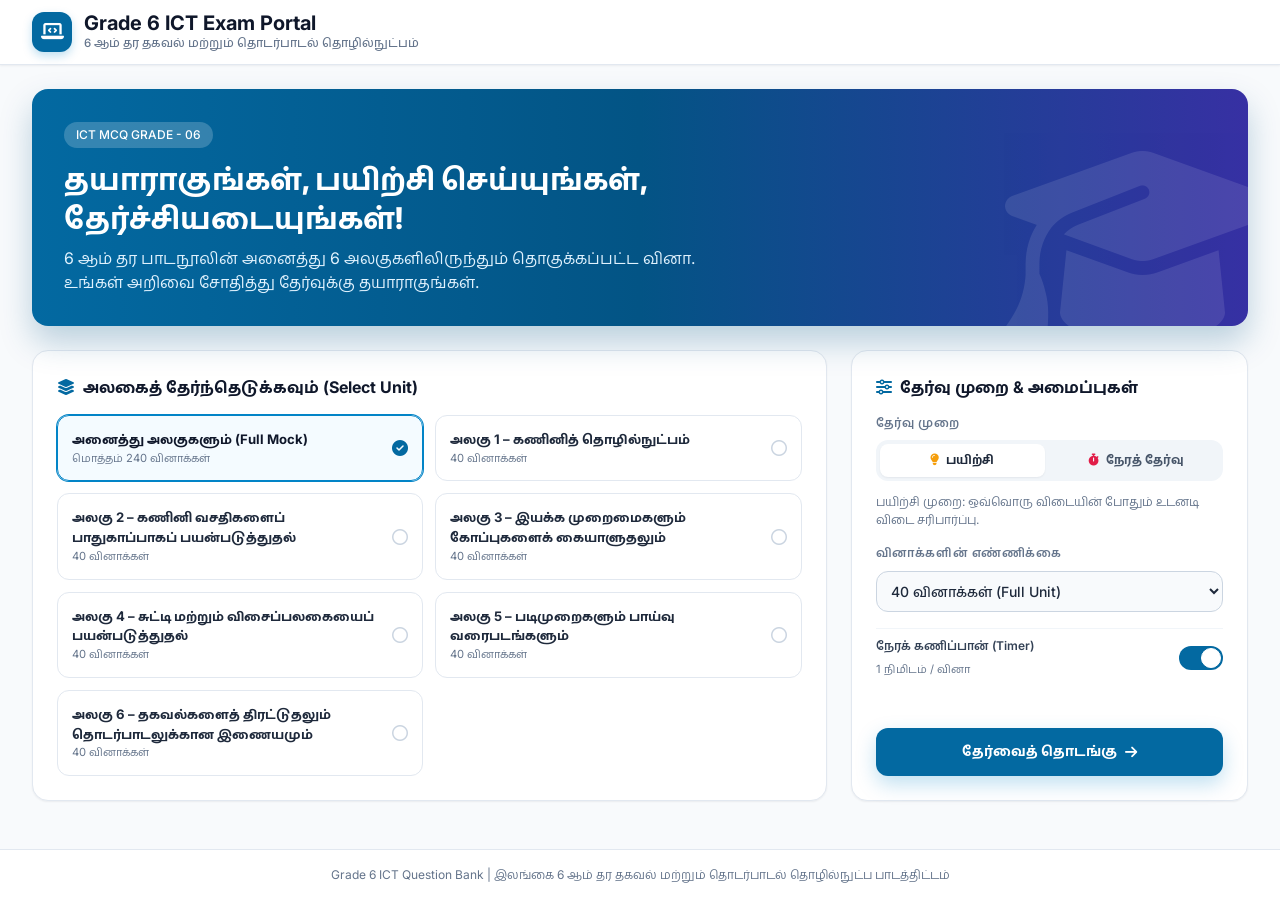
<file: index.html>
<!DOCTYPE html>
<html lang="ta">
<head>
    <meta charset="UTF-8">
    <meta name="viewport" content="width=device-width, initial-scale=1.0">
    <title>Grade 6 ICT Online Exam Portal | 6 ஆம் தர ICT ஆன்லைன் தேர்வுத் தளம்</title>
    <!-- Google Fonts -->
    <link href="https://fonts.googleapis.com/css2?family=Hind+Madurai:wght@400;500;600;700&family=Inter:wght@400;500;600;700;800;900&display=swap" rel="stylesheet">
    <!-- FontAwesome Icons -->
    <link rel="stylesheet" href="https://cdnjs.cloudflare.com/ajax/libs/font-awesome/6.4.0/css/all.min.css">
    <!-- Custom stylesheet (replaces Tailwind) -->
    <link rel="stylesheet" href="style.css">
</head>
<body>

    <!-- Header & Navigation -->
    <header class="site-header">
        <div class="container">
            <div class="header-inner">
                <!-- Logo & Title -->
                <div class="brand">
                    <div class="brand-icon">
                        <i class="fa-solid fa-laptop-code"></i>
                    </div>
                    <div>
                        <h1 class="brand-title">Grade 6 ICT Exam Portal</h1>
                        <p class="brand-sub">6 ஆம் தர தகவல் மற்றும் தொடர்பாடல் தொழில்நுட்பம்</p>
                    </div>
                </div>

                <!-- Live Timer & Stats (Hidden when in lobby) -->
                <div id="header-stats" class="header-stats hidden">
                    <div class="timer-box">
                        <i class="fa-regular fa-clock"></i>
                        <span id="timer-display" class="timer-display">00:00</span>
                    </div>
                    <span id="header-mode-badge" class="mode-badge">பயிற்சி முறை</span>
                </div>
            </div>
        </div>
    </header>

    <!-- Main Container -->
    <main class="main container">

        <!-- View 1: Exam Setup Lobby -->
        <div id="lobby-view" class="view">
            <!-- Hero Banner -->
            <div class="hero">
                <div class="hero-body">
                    <span class="hero-tag"> ICT MCQ GRADE - 06</span>
                    <h2 class="hero-title">தயாராகுங்கள், பயிற்சி செய்யுங்கள், தேர்ச்சியடையுங்கள்!</h2>
                    <p class="hero-text">6 ஆம் தர பாடநூலின் அனைத்து 6 அலகுகளிலிருந்தும் தொகுக்கப்பட்ட வினா. உங்கள் அறிவை சோதித்து தேர்வுக்கு தயாராகுங்கள்.</p>
                </div>
                <i class="fa-solid fa-graduation-cap hero-icon"></i>
            </div>

            <!-- Configuration Cards -->
            <div class="config-grid">
                <!-- Unit Selector Card -->
                <div class="card unit-panel">
                    <h3 class="card-title">
                        <i class="fa-solid fa-layer-group"></i>
                        <span>அலகைத் தேர்ந்தெடுக்கவும் (Select Unit)</span>
                    </h3>
                    <div class="unit-grid" id="unit-selector-container">
                        <!-- Unit choices injected dynamically -->
                    </div>
                </div>

                <!-- Mode & Settings Card -->
                <div class="card settings-panel">
                    <div class="settings-fields">
                        <h3 class="card-title">
                            <i class="fa-solid fa-sliders"></i>
                            <span>தேர்வு முறை &amp; அமைப்புகள்</span>
                        </h3>

                        <!-- Mode Selection -->
                        <div class="field">
                            <label class="field-label">தேர்வு முறை</label>
                            <div class="mode-switch">
                                <button type="button" id="btn-mode-practice" onclick="setMode('practice')" class="mode-btn is-active">
                                    <i class="fa-solid fa-lightbulb"></i> பயிற்சி
                                </button>
                                <button type="button" id="btn-mode-exam" onclick="setMode('exam')" class="mode-btn">
                                    <i class="fa-solid fa-stopwatch"></i> நேரத் தேர்வு
                                </button>
                            </div>
                            <p id="mode-desc" class="mode-desc">
                                பயிற்சி முறை: ஒவ்வொரு விடையின் போதும் உடனடி விடை சரிபார்ப்பு.
                            </p>
                        </div>

                        <!-- Question Limit -->
                        <div class="field">
                            <label class="field-label" for="question-count-select">வினாக்களின் எண்ணிக்கை</label>
                            <select id="question-count-select" class="select">
                                <option value="10">10 வினாக்கள் (Quick Test)</option>
                                <option value="20">20 வினாக்கள்</option>
                                <option value="40" selected>40 வினாக்கள் (Full Unit)</option>
                                <option value="all">அனைத்து வினாக்களும்</option>
                            </select>
                        </div>

                        <!-- Timer Option -->
                        <div class="timer-row">
                            <div>
                                <span class="timer-row-title">நேரக் கணிப்பான் (Timer)</span>
                                <span class="timer-row-sub">1 நிமிடம் / வினா</span>
                            </div>
                            <label class="switch">
                                <input type="checkbox" id="timer-toggle" checked>
                                <span class="switch-track"></span>
                            </label>
                        </div>
                    </div>

                    <!-- Start Button -->
                    <button onclick="startQuiz()" class="btn btn-primary btn-large">
                        <span>தேர்வைத் தொடங்கு</span>
                        <i class="fa-solid fa-arrow-right"></i>
                    </button>
                </div>
            </div>
        </div>

        <!-- View 2: Active Exam Interface -->
        <div id="exam-view" class="view hidden">
            <!-- Top Progress & Meta Bar -->
            <div class="card exam-topbar">
                <div class="q-meta">
                    <span class="q-count">
                        வினா <strong id="current-q-num">1</strong> / <span id="total-q-num">40</span>
                    </span>
                    <span id="active-unit-badge" class="unit-badge">அலகு 1</span>
                </div>

                <!-- Progress Bar -->
                <div class="progress-wrap">
                    <div class="progress">
                        <div id="progress-bar" class="progress-bar"></div>
                    </div>
                </div>

                <div class="topbar-actions">
                    <button onclick="toggleBookmarkCurrent()" id="btn-bookmark" class="icon-btn" title="வினாவை நினைவில் கொள்ள குறிக்கவும்">
                        <i class="fa-regular fa-bookmark"></i>
                    </button>
                    <button onclick="quitExam()" class="btn-quit">வெளியேறு</button>
                </div>
            </div>

            <!-- Question Card & Palette Grid -->
            <div class="exam-grid">
                <!-- Main Question Area -->
                <div class="card question-card">
                    <div class="q-body">
                        <div class="q-head">
                            <span class="q-badge">Q<span id="q-badge-num">1</span></span>
                            <h3 id="question-text" class="q-text">
                                கணினியின் அடிப்படைச் செயற்பாடுகளின் சரியான வரிசை எது?
                            </h3>
                        </div>

                        <!-- Options List -->
                        <div id="options-container" class="options">
                            <!-- Option cards dynamically inserted -->
                        </div>
                    </div>

                    <!-- Instant Feedback Banner (practice mode only) -->
                    <div id="feedback-box" class="feedback hidden">
                        <div class="feedback-title" id="feedback-title"></div>
                        <p id="feedback-desc" class="feedback-desc"></p>
                    </div>

                    <!-- Navigation Control Buttons -->
                    <div class="nav-row">
                        <button id="btn-prev-q" onclick="navigateQuestion(-1)" class="btn btn-secondary">
                            <i class="fa-solid fa-chevron-left"></i>
                            <span>முந்தையது</span>
                        </button>

                        <div class="nav-actions">
                            <button id="btn-next-q" onclick="navigateQuestion(1)" class="btn btn-primary">
                                <span>அடுத்தது</span>
                                <i class="fa-solid fa-chevron-right"></i>
                            </button>
                            <button id="btn-submit-exam" onclick="confirmSubmitExam()" class="btn btn-success hidden">
                                <span>தேர்வை முடி</span>
                                <i class="fa-solid fa-check"></i>
                            </button>
                        </div>
                    </div>
                </div>

                <!-- Question Palette Navigator Sidebar -->
                <aside class="card palette-card">
                    <h4 class="palette-head">
                        <span>வினா பலகை (Palette)</span>
                        <span id="answered-count-badge" class="count">0/40</span>
                    </h4>

                    <div id="palette-grid" class="palette-grid custom-scrollbar">
                        <!-- Dynamic Palette Buttons -->
                    </div>

                    <div class="legend">
                        <div class="legend-item"><span class="dot dot-answered"></span><span>விடையளிக்கப்பட்டவை</span></div>
                        <div class="legend-item"><span class="dot dot-unseen"></span><span>பார்க்கப்படாதவை</span></div>
                        <div class="legend-item"><span class="dot dot-bookmarked"></span><span>குறிக்கப்பட்டவை (Bookmarked)</span></div>
                    </div>
                </aside>
            </div>
        </div>

        <!-- View 3: Results & Analytics Dashboard -->
        <div id="results-view" class="view hidden">
            <!-- Score Overview Card -->
            <div class="card score-card">
                <div class="score-top">
                    <div class="score-info">
                        <span id="result-status-badge" class="status-badge is-pass">தேர்ச்சியடைந்தது (Passed)</span>
                        <h2 class="score-title">தேர்வு முடிவுகள் (Exam Results)</h2>
                        <p id="result-subtitle" class="score-subtitle">அலகு 1 – கணினித் தொழில்நுட்பம்</p>
                    </div>

                    <div class="score-box">
                        <div class="score-item">
                            <span>புள்ளிகள்</span>
                            <span id="res-score-text" class="score-big is-brand">32/40</span>
                        </div>
                        <div class="score-divider"></div>
                        <div class="score-item">
                            <span>சதவீதம்</span>
                            <span id="res-percentage-text" class="score-big is-green">80%</span>
                        </div>
                    </div>
                </div>

                <!-- Stats Breakdown Cards -->
                <div class="stats-grid">
                    <div class="stat">
                        <span class="stat-label">சரியானவை</span>
                        <span id="stat-correct-count" class="stat-value is-green">32</span>
                    </div>
                    <div class="stat">
                        <span class="stat-label">தவறானவை</span>
                        <span id="stat-wrong-count" class="stat-value is-red">8</span>
                    </div>
                    <div class="stat">
                        <span class="stat-label">விடையளிக்கப்படாதவை</span>
                        <span id="stat-skipped-count" class="stat-value is-grey">0</span>
                    </div>
                    <div class="stat">
                        <span class="stat-label">எடுத்துக்கொண்ட நேரம்</span>
                        <span id="stat-time-spent" class="stat-value is-dark">12m 45s</span>
                    </div>
                </div>
            </div>

            <!-- Action Buttons -->
            <div class="review-head">
                <h3 class="review-title">விடைகளின் விரிவான ஆய்வு (Question Review)</h3>
                <div class="review-actions">
                    <button onclick="returnToLobby()" class="btn btn-neutral">
                        <i class="fa-solid fa-house"></i>
                        <span>முகப்பிற்குச் செல்</span>
                    </button>
                    <button onclick="restartCurrentQuiz()" class="btn btn-primary">
                        <i class="fa-solid fa-rotate-right"></i>
                        <span>மீண்டும் முயற்சி செய்</span>
                    </button>
                </div>
            </div>

            <!-- Detailed Question-by-Question Review List -->
            <div id="review-list-container" class="review-list">
                <!-- Dynamically generated detailed review cards -->
            </div>
        </div>

    </main>

    <!-- Footer -->
    <footer class="site-footer">
        <p>Grade 6 ICT Question Bank | இலங்கை 6 ஆம் தர தகவல் மற்றும் தொடர்பாடல் தொழில்நுட்ப பாடத்திட்டம்</p>
    </footer>

    <!-- Comprehensive 240 Question Data Engine -->
    <script>
        // Full Question Bank Array containing all 6 Units x 40 Questions = 240 MCQs
        const rawQuestionBank = [
            // ==========================================
            // UNIT 1: Computer Technology (1-40)
            // ==========================================
            { u: 1, id: 1, q: "கணினியின் அடிப்படைச் செயற்பாடுகளின் சரியான வரிசை எது?", o: ["Input → Process → Output", "Output → Input → Process", "Process → Output → Input", "Storage → Output → Input"], a: 0 },
            { u: 1, id: 2, q: "கணினியின் முதல் அடிப்படைச் செயற்பாடு எது?", o: ["Output", "Input", "Processing", "Printing"], a: 1 },
            { u: 1, id: 3, q: "எந்தச் செயற்பாடு உள்ளீட்டுக்கு ஒரு எடுத்துக்காட்டாகும்?", o: ["ஒரு முடிவைக் காட்டுதல்", "ஆவணமொன்றை அச்சிடுதல்", "விசைப்பலகையைப் பயன்படுத்தி தரவை உள்ளிடுதல்", "ஒலிபெருக்கி மூலம் ஒலியை எழுப்புதல்"], a: 2 },
            { u: 1, id: 4, q: "செயலாக்க நிலை என்ன செய்கிறது?", o: ["உள்ளீட்டுத் தரவை பயனுள்ள தகவலாக மாற்றுகிறது", "அனைத்துக் கோப்புகளையும் நீக்குகிறது", "படங்களை மட்டும் காட்டுகிறது", "காகித ஆவணங்களைச் சேமிக்கிறது"], a: 0 },
            { u: 1, id: 5, q: "வெளியீட்டுக் சாதனத்திற்கு ஒரு எடுத்துக்காட்டு எது?", o: ["Keyboard", "Mouse", "Scanner", "Monitor"], a: 3 },
            { u: 1, id: 6, q: "கணினி ஒன்றை மிக விரைவாகப் பணிகளை முடிக்க அனுமதிக்கும் சிறப்பியல்பு எது?", o: ["Speed", "Cost", "Colour", "Size"], a: 0 },
            { u: 1, id: 7, q: "கணினியின் துல்லியம் முக்கியமாக எதனைச் சார்ந்துள்ளது?", o: ["காட்சித்திரையின் நிறம்", "சரியான தரவு மற்றும் அறிவுறுத்தல்கள்", "பயனரின் வயது", "ஒலிபெருக்கிகளின் எண்ணிக்கை"], a: 1 },
            { u: 1, id: 8, q: "கணினித் துறையில் நம்பகத்தன்மை (Reliability) என்பதன் பொருள் என்ன?", o: ["இது எப்போதும் இன்டர்நெட்டைப் பயன்படுத்துகிறது", "இது சரியாக இயங்கும் போது நம்பகமான முடிவுகளைத் தருகிறது", "இதற்கு மின்சாரம் எப்போதுமே தேவையில்லை", "இது மனிதனைப் போல சிந்திக்கக்கூடியது"], a: 1 },
            { u: 1, id: 9, q: "நிலைத்தன்மை (Consistency) என்பது கணினி:", o: ["ஒரே உள்ளீடு மற்றும் செயல்முறைக்கு அதே முடிவைத் தருவதைக் குறிக்கிறது", "ஒவ்வொரு முறையும் அதன் பதிலை மாற்றுகிறது", "ஒரு மணி நேரம் மட்டுமே வேலை செய்கிறது", "படங்களை மட்டும் சேமிக்கிறது"], a: 0 },
            { u: 1, id: 10, q: "கணினி வேலை செய்யும் போது தரவு மற்றும் அறிவுறுத்தல்களைத் தற்காலிகமாக வைத்திருக்கும் பகுதி எது?", o: ["DVD", "RAM", "Printer", "Router"], a: 1 },
            { u: 1, id: 11, q: "RAM எவ்வாறு அழைக்கப்படுகிறது?", o: ["Read-only storage", "Random Access Memory", "Remote Access Machine", "Rapid Audio Memory"], a: 1 },
            { u: 1, id: 12, q: "சேமிப்புச் சாதனம் எது?", o: ["Microphone", "Speaker", "Pen drive", "Projector"], a: 2 },
            { u: 1, id: 13, q: "வெளிச் சேமிப்பகத்திற்கு (External storage) ஒரு எடுத்துக்காட்டு எது?", o: ["RAM", "CPU register", "External hard disk", "Motherboard"], a: 2 },
            { u: 1, id: 14, q: "கணினிக்குள் ஒலியை உள்ளிடப் பயன்படும் சாதனம் எது?", o: ["Microphone", "Monitor", "Printer", "Speaker"], a: 0 },
            { u: 1, id: 15, q: "படங்களை அல்லது வீடியோக்களை உள்ளீடாகப் பிடிக்க பொதுவாகப் பயன்படும் சாதனம் எது?", o: ["Projector", "Web camera", "Speaker", "Plotter"], a: 1 },
            { u: 1, id: 16, q: "கணினி வெளியீட்டின் காகிதப் பிரதியை வழங்கும் சாதனம் எது?", o: ["Scanner", "Printer", "Keyboard", "Mouse"], a: 1 },
            { u: 1, id: 17, q: "ஒரு பெரிய பார்வையாளர் குழுவிற்கு விளக்கக்காட்சியைக் காட்டப் பயன்படும் சாதனம் எது?", o: ["Multimedia projector", "Barcode reader", "Microphone", "Pen drive"], a: 0 },
            { u: 1, id: 18, q: "டெஸ்க்டாப் கணினியில் CPU எங்கே அமைந்துள்ளது?", o: ["முறைமை அலகிற்குள், முதன்மைப் பலகையுடன் இணைக்கப்பட்டுள்ளது", "சுட்டிக்குள்ளே", "காட்சித்திரைக்குள் மட்டும்", "அச்சுப்பொறிக்குள்ளே"], a: 0 },
            { u: 1, id: 19, q: "CPU இன் முக்கிய செயல்பாடு என்ன?", o: ["தரவு மற்றும் அறிவுறுத்தல்களைச் செயலாக்குவது", "ஆவணங்களை அச்சிடுவது", "ஒலியைப் பதிவு செய்வது", "இணைய சேவையை வழங்குவது"], a: 0 },
            { u: 1, id: 20, q: "முக்கிய கணினிப் பகுதிகளை இணைத்துத் தாங்கும் பகுதி எது?", o: ["Motherboard", "Mouse pad", "Speaker", "DVD case"], a: 0 },
            { u: 1, id: 21, q: "முதன்மை நினைவகத்தின் (Primary memory) முக்கிய நோக்கம் என்ன?", o: ["ஒவ்வொரு கோப்பையும் நீண்டகாலம் சேமிப்பது", "தற்போது பயன்பாட்டில் உள்ள தரவு மற்றும் அறிவுறுத்தல்களைத் தற்காலிகமாகச் சேமிப்பது", "தகவலை அச்சிடுவது", "கணினிகளை ஒரு பிணையத்துடன் இணைப்பது"], a: 1 },
            { u: 1, id: 22, q: "ஒளியியல் சேமிப்பகத்திற்கு (Optical storage) ஒரு எடுத்துக்காட்டு எது?", o: ["CD", "RAM", "Keyboard", "CPU"], a: 0 },
            { u: 1, id: 23, q: "கணினிகளுக்கு அல்லது பிணையங்களுக்கு இடையில் தகவல்களைத் தொடர்புகொள்ளப் பயன்படும் சாதனம் எது?", o: ["Router", "Monitor", "Scanner", "Plotter"], a: 0 },
            { u: 1, id: 24, q: "பிணைய இடைமுக அட்டையின் (NIC) நோக்கம் என்ன?", o: ["கணினியை ஒரு பிணையத்துடன் இணைக்க", "திரையின் வெளிச்சத்தை அதிகரிக்க", "புகைப்படங்களை அச்சிட", "இசையைச் சேமிக்க"], a: 0 },
            { u: 1, id: 25, q: "மோடம் (Modem) முக்கியமாக எதனுடன் தொடர்புடையது?", o: ["தொடர்பு மற்றும் பிணைய இணைப்பு", "படங்கள் வரைவது", "உரையைத் தட்டச்சு செய்வது", "CPU ஐக் குளிர்விப்பது"], a: 0 },
            { u: 1, id: 26, q: "மென்பொருள் (Software) என்றால் என்ன?", o: ["தொடக்கூடிய ஒரு பௌதீகப் பகுதி", "கணினி பயன்படுத்தும் நிரல்கள் அல்லது அறிவுறுத்தல்களின் தொகுப்பு", "ஒரு வகையான மின்சாரக் கேபிள்", "ஒரு சேமிப்பு அமைச்சரவை"], a: 1 },
            { u: 1, id: 27, q: "பாடநூலில் குறிப்பிடப்பட்டுள்ள பயன்பாட்டு மென்பொருள் எது?", o: ["Microsoft Word", "Motherboard", "RAM", "Router"], a: 0 },
            { u: 1, id: 28, q: "படங்களை வரைவதற்குப் பொருத்தமான மென்பொருள் எது?", o: ["Paint", "Media Player", "Calculator only", "Device driver"], a: 0 },
            { u: 1, id: 29, q: "ஆடியோ அல்லது வீடியோவை இயக்க எந்த வகை மென்பொருள் பயன்படுத்தப்படுகிறது?", o: ["Media player", "Word processor", "Spreadsheet only", "File compressor"], a: 0 },
            { u: 1, id: 30, q: "பள்ளிகளில் கணினிகளின் பொதுவான பயன்பாடு என்ன?", o: ["கற்றல் மற்றும் பள்ளி நிர்வாகத்தை ஆதரித்தல்", "பயிர்களை நேரடியாக வளர்த்தல்", "அனைத்து ஆசிரியர்களையும் மாற்றுவது", "மழையை உருவாக்குவது"], a: 0 },
            { u: 1, id: 31, q: "வங்கிகளில் பணத்தை எடுக்கப் பயன்படும் கணினி சார்ந்த சேவை எது?", o: ["ATM", "Scanner", "Web camera", "Projector"], a: 0 },
            { u: 1, id: 32, q: "ATM என்பதன் விரிவாக்கம் என்ன?", o: ["Automatic Teller Machine", "Advanced Text Monitor", "Automatic Transfer Memory", "Audio Transfer Modem"], a: 0 },
            { u: 1, id: 33, q: "மருத்துவமனைகளில் கணினிப் பயன்பாடு எது?", o: ["Digital thermometer", "Broom", "Notebook", "Water bottle"], a: 0 },
            { u: 1, id: 34, q: "தொழிற்சாலைகளில் கணினிகள் எவ்வாறு உதவ முடியும்?", o: ["இயந்திரங்களைக் கட்டுப்படுத்துவதன் மூலமும் உற்பத்தியை ஆதரிப்பத மூலமும்", "ஒவ்வொரு தாவரத்திற்கும் கைமுறையாக தண்ணீர் ஊற்றுவதன் மூலம்", "மின்சாரத்தை மாற்றுவதன் மூலம்", "மூலப்பொருளாகச் செயற்படுவதன் மூலம்"], a: 0 },
            { u: 1, id: 35, q: "உட்பொதிக்கப்பட்ட கணினி அமைப்புக்கு (Embedded computer system) ஒரு எடுத்துக்காட்டு எது?", o: ["உள்ளமைக்கப்பட்ட கட்டுப்பாட்டைக் கொண்ட சலவை இயந்திரம்", "அச்சிடப்பட்ட பாடநூல்", "மர நாற்காலி", "காகிதக் கடித உறை"], a: 0 },
            { u: 1, id: 36, q: "நவீன ஸ்மார்ட் தொலைக்காட்சி எதைக் கொண்டிருக்கலாம்?", o: ["An embedded computer system", "Only a mechanical bell", "No electronic components", "A paper filing system"], a: 0 },
            { u: 1, id: 37, q: "போக்குவரத்தில் உட்பொதிக்கப்பட்ட கணினிக்கு ஒரு சாதனம் எடுத்துக்காட்டு எது?", o: ["Modern motor vehicle control system", "A school ruler", "A paper map", "A chalkboard"], a: 0 },
            { u: 1, id: 38, q: "பின்வருவனவற்றில் எது அடிப்படை கணினிச் செயற்பாடு அல்ல?", o: ["Input", "Processing", "Output", "Guessing independently"], a: 3 },
            { u: 1, id: 39, q: "வன்பொருள் (Hardware) எது?", o: ["Keyboard", "Paint software", "Media Player", "A computer game program"], a: 0 },
            { u: 1, id: 40, q: "கணினி நுண்ணறிவு பற்றிய எந்தக் கூற்று சரியானது?", o: ["கணினி அறிவுறுத்தல்களைப் பின்பற்றுகிறது, மனிதனைப் போல சுயாதீனமாகச் சிந்திப்பதில்லை", "கணினிக்கு மனித உணர்வுகள் உண்டு", "கணினி எப்போதுமே சொந்தமாக முடிவுகளை எடுக்கும்", "கணினி அறிவுறுத்தல்கள் இல்லாமல் வேலை செய்யும்"], a: 0 },

            // ==========================================
            // UNIT 2: Safe Use of Computer Facilities (41-80)
            // ==========================================
            { u: 2, id: 41, q: "கணினி ஆய்வுக்கூடத்தை ஏன் கவனமாகப் பயன்படுத்த வேண்டும்?", o: ["அதன் உபகரணங்கள் மதிப்புமிக்கவை மற்றும் சேதமடையலாம்", "கணினிகளுக்குப் பராமரிப்பு தேவையில்லை", "அறை சேமிப்புக்காக மட்டுமே", "அதில் மின் சாதனங்கள் இல்லை"], a: 0 },
            { u: 2, id: 42, q: "கணினி ஆய்வுக்கூடத்திற்குள்ளே எதைக் கொண்டு வரக்கூடாது?", o: ["குறிப்பேடு", "உணவு மற்றும் பானங்கள்", "பென்சில்", "கால அட்டவணை"], a: 1 },
            { u: 2, id: 43, q: "மாணவர்கள் திறந்திருக்கும் மின் கம்பிகளைத் தொடுவதைத் தவிர்க்க வேண்டியது ஏன்?", o: ["அவை மின் அதிர்ச்சியை ஏற்படுத்தலாம்", "அவை கணினி வேகத்தை மேம்படுத்தும்", "அவை விசைப்பலகையைச் சுத்தம் செய்யும்", "அவை கோப்புகளைச் சேமிக்கும்"], a: 0 },
            { u: 2, id: 44, q: "ஆய்வுக்கூடத்தில் தீயணைப்பானைக் கண்டால் நீங்கள் என்ன செய்ய வேண்டும்?", o: ["அதன் இருப்பிடத்தை அறிந்து ஆசிரியரின் பாதுகாப்பு அறிவுறுத்தல்களைப் பின்பற்றவும்", "அதனுடன் விளையாடவும்", "அதை வேறு அறைக்கு மாற்றவும்", "அதை நாற்காலியாகப் பயன்படுத்தவும்"], a: 0 },
            { u: 2, id: 45, q: "கணினி ஆய்வுக்கூடத்தில் எந்த நடத்தை பாதுகாப்பானது?", o: ["கணினிகளுக்கு இடையே ஓடுதல்", "கடுமையாக விளையாடுதல்", "கவனமாக நடத்தல்", "கேபிள்களை இழுத்தல்"], a: 2 },
            { u: 2, id: 46, q: "கணினி உபகரணங்களிலிருந்து ஏன் தூசு அகற்றப்பட வேண்டும்?", o: ["உபகரணங்களைச் சுத்தமாக வைத்திருக்கவும் சேதத்தைத் தடுக்கவும்", "கோப்பு அளவை அதிகரிக்க", "இயக்க முறைமையை மாற்ற", "கடவுச்சொற்களை உருவாக்க"], a: 0 },
            { u: 2, id: 47, q: "வெளிச் சேமிப்புச் சாதனத்தை இணைக்கும் முன் என்ன செய்ய வேண்டும்?", o: ["வைரஸ்களுக்காக அதை ஸ்கேன் செய்யவும்", "கணினியை ஃபார்மட் செய்யவும்", "காட்சித்திரையை அகற்றவும்", "விசைப்பலகையை முடக்கவும்"], a: 0 },
            { u: 2, id: 48, q: "கணினியை அணைக்கும் முன் நீங்கள் என்ன செய்ய வேண்டும்?", o: ["இயங்கும் பயன்பாடுகளை மூடிவிட்டு Shut down ஐப் பயன்படுத்தவும்", "மின் இணைப்புக் கேபிளை உடனடியாக உருவவும்", "ஒவ்வொரு விசைப்பலகை விசையையும் அழுத்தவும்", "காட்சித்திரையை மட்டும் அணைக்கவும்"], a: 0 },
            { u: 2, id: 49, q: "பாடநூலின் பொதுவான கணினி தொடக்க வரிசையில் சரியான முதல் படி எது?", o: ["Turn on the power supply", "Open a web browser", "Start a printer", "Insert a CD"], a: 0 },
            { u: 2, id: 50, q: "கணினி UPS உடன் இணைக்கப்பட்டிருந்தால், முறைமை அலகிற்கு முன் பொதுவாக எதை இயக்க வேண்டும்?", o: ["UPS", "Printer", "Speaker", "Scanner"], a: 0 },
            { u: 2, id: 51, q: "UPS ஐ இயக்கிய பின், விவரிக்கப்பட்ட வரிசையில் அடுத்து இயக்கப்படும் பகுதி எது?", o: ["System unit", "Mouse", "Keyboard", "Projector"], a: 0 },
            { u: 2, id: 52, q: "பாடநூலின் வரிசையில் முறைமை அலகிற்குப் பிறகு எதை இயக்க வேண்டும்?", o: ["Monitor", "Printer", "Scanner", "Router"], a: 0 },
            { u: 2, id: 53, q: "கணினியைச் சரியாக நிறுத்தப் பயன்படும் கட்டளை எது?", o: ["Shut down", "Refresh", "Save As", "Print"], a: 0 },
            { u: 2, id: 54, q: "அணைப்பதற்கு முன் திறந்திருக்கும் பயன்பாடுகளை ஏன் மூட வேண்டும்?", o: ["பாதுகாப்பாக வேலையை முடிக்கவும் தரவை இழக்கும் அபாயத்தைக் குறைக்கவும்", "திரையை வெளிச்சமாக்க", "விசைப்பலகை அளவை அதிகரிக்க", "இயக்க முறைமையை நீக்க"], a: 0 },
            { u: 2, id: 55, q: "கணினி தவறாக அணைக்கப்பட்டால் என்ன நடக்கலாம்?", o: ["அதன் பயனுள்ள காலம் அல்லது தரவுப் பாதுகாப்பு பாதிக்கப்படலாம்", "அது தானாகவே மேம்படுத்தப்படும்", "அது அச்சுப்பொறியாக மாறும்", "அதன் காட்சித்திரை பெரிதாகும்"], a: 0 },
            { u: 2, id: 56, q: "கணினி ஆசாரங்கள் (Computer etiquette) எதைக் குறிக்கின்றன?", o: ["கணினிகளைப் பயன்படுத்தும் போது பொருத்தமான நடத்தை", "கணினியின் விலை", "கணினிப் பகுதிகளின் நிறம்", "இணையத்தின் வேகம்"], a: 0 },
            { u: 2, id: 57, q: "எந்தச் செயல் மற்ற பயனர்களுக்கான மரியாதையைக் காட்டுகிறது?", o: ["மற்றவர்களுக்கு இடையூறு இல்லாமல் கணினியைப் பயன்படுத்துவது", "மற்றொரு நபரின் கோப்புகளை மாற்றுவது", "ஆய்வுக்கூடத்தில் கத்துவது", "நடைபாதையைத் தடையாக்குவது"], a: 0 },
            { u: 2, id: 58, q: "மற்றொரு நபரின் கணினியைப் பயன்படுத்தும் போது எந்தச் செயல் ஏற்றுக்கொள்ள முடியாதது?", o: ["அவர்களின் கோப்புகளை இரகசியமாக வைத்திருப்பது", "அனுமதியின்றி அவர்களின் கோப்புகளை நகலெடுப்பது", "கணினியைப் பயன்படுத்துவதற்கு முன் கேட்பது", "ஆசிரியரின் அறிவுறுத்தல்களைப் பின்பற்றுவது"], a: 1 },
            { u: 2, id: 59, q: "கட்டணம் செலுத்தப்பட்ட வணிக மென்பொருட்களை ஏன் சட்டவிரோதமாக நகலெடுக்கக் கூடாது?", o: ["இது மென்பொருள் பயன்பாட்டு விதிகளையும் அதன் உரிமையாளர்களின் உரிமைகளையும் மீறுகிறது", "இது காட்சித்திரையைக் அழுக்காக்குகிறது", "இது RAM ஐ அதிகரிக்கிறது", "இது சுட்டியைச் சேதப்படுத்துகிறது"], a: 0 },
            { u: 2, id: 60, q: "நிறுவப்பட்ட நிரல்களை நீக்குவதற்கு அல்லது மாற்றுவதற்கு முன் நீங்கள் என்ன செய்ய வேண்டும்?", o: ["ஆசிரியரின் அனுமதியைப் பெறவும்", "மற்றொரு மாணவனை இரகசியமாகச் செய்யச் சொல்லவும்", "காட்சித்திரையைத் துண்டிக்கவும்", "கடவுச்சொல்லை மாற்றவும்"], a: 0 },
            { u: 2, id: 61, q: "மாணவர்கள் இணையத்தைப் பயன்படுத்தும் போது ஆசிரியர் மேற்பார்வை ஏன் முக்கியம்?", o: ["இது பாதுகாப்பாகவும் பொருத்தமாகவும் இணையத்தைப் பயன்படுத்த உதவுகிறது", "இது கணினியை கனமானதாக மாற்றுகிறது", "இது கடவுச்சொற்களின் தேவையை நீக்குகிறது", "இது அனைத்து வலைத்தளங்களும் ஏற்றுவததைத் தடுக்கிறது"], a: 0 },
            { u: 2, id: 62, q: "கணினியைப் பயன்படுத்தும் போது எந்தத் தோரணை பரிந்துரைக்கப்படுகிறது?", o: ["முதுகைத் தாங்கியபடி நிமிர்ந்து உட்காருங்கள்", "முதுகை வளர்த்து முன்னோக்கிச் சாயுங்கள்", "மேசையில் படுத்துக்கொள்ளுங்கள்", "கழுத்தைத் தொடர்ந்து திருப்பிக்கொண்டிருங்கள்"], a: 0 },
            { u: 2, id: 63, q: "பாடநூலின்படி கண்களுக்கும் காட்சித்திரைக்கும் இடையே பரிந்துரைக்கப்பட்ட தோராயமான தூரம் என்ன?", o: ["40–75 செ.மீ", "5–10 செ.மீ", "1–2 மீட்டர்கள்", "3–4 செ.மீ"], a: 0 },
            { u: 2, id: 64, q: "காட்சித்திரை சிறந்த முறையில் எங்கு வைக்கப்பட வேண்டும்?", o: ["கண் மட்டத்தில் அல்லது சற்று கீழே", "தலைக்கு மேலே", "தரையில்", "பயனருக்குப் பின்னால்"], a: 0 },
            { u: 2, id: 65, q: "கணினியில் அமர்ந்திருக்கும் போது கால்கள் எவ்வாறு வைக்கப்பட வேண்டும்?", o: ["தரையில் சமமாகப் பதிந்திருக்க வேண்டும்", "ஆதரவின்றித் தொங்க வேண்டும்", "விசைப்பலகை மீது இருக்க வேண்டும்", "முறைமை அலகு மீது இருக்க வேண்டும்"], a: 0 },
            { u: 2, id: 66, q: "விசைப்பலகை மற்றும் சுட்டியைப் பயன்படுத்தும் போது மணிக்கட்டுகள் மற்றும் முழங்கைகள் எவ்வாறு வைக்கப்பட வேண்டும்?", o: ["வசதியாகவும் நேராகவும்", "கடுமையாக வளைந்திருக்க வேண்டும்", "தோள்களுக்கு மேலே உயர்த்தப்பட்டிருக்க வேண்டும்", "திரைக்கு எதிராக அழுத்தப்பட்டிருக்க வேண்டும்"], a: 0 },
            { u: 2, id: 67, q: "நீண்ட கணினி அமர்வுகளின் போது பயனர்கள் ஏன் இடைவெளிகளை எடுக்க வேண்டும்?", o: ["கண் அழுத்தத்தையும் உடல் அசௌகரியத்தையும் குறைக்க", "திரைத் தீர்மானத்தை அதிகரிக்க", "தற்காலிகக் கோப்புகளை நீக்க", "விசைப்பலகை மொழியை மாற்ற"], a: 0 },
            { u: 2, id: 68, q: "மின்னணுக் கழிவுகள் (E-waste) என்றால் என்ன?", o: ["நிராகரிக்கப்பட்ட மின்னணு உபகரணங்கள்", "உணவுக் கழிவுகள்", "குறிப்பேடுகளின் காகிதம் மட்டும்", "பயன்படுத்திய குடிநீர்"], a: 0 },
            { u: 2, id: 69, q: "மின்னணுக் கழிவுகள் ஏன் தீங்கு விளைவிக்கக்கூடியவை?", o: ["அவை மனிதர்களுக்கும் சுற்றுச் சூழலுக்கும் தீங்கு விளைவிக்கும் பொருட்களைக் கொண்டிருக்கலாம்", "அவை எப்போதும் சுத்தமான நீராக மாறும்", "அவை ஒவ்வொரு வழக்கிலும் மண் தரத்தை மேம்படுத்துகின்றன", "அவைகளில் இரசாயனப் பொருள் இல்லை"], a: 0 },
            { u: 2, id: 70, q: "3R முறையை எந்தத் தொகுப்பு சரியாகப் பிரதிபலிக்கிறது?", o: ["Reduce, Reuse, Recycle", "Read, Run, Restart", "Remove, Repair, Return", "Reuse, Rename, Reboot"], a: 0 },
            { u: 2, id: 71, q: "3R முறையில் Reduce என்பதன் பொருள் என்ன?", o: ["குறைவான வளங்களைப் பயன்படுத்துதல் மற்றும் கழிவுகளைக் குறைத்தல்", "புதிய சாதனங்களை அடிக்கடி வாங்குதல்", "வேலை செய்யும் சாதனங்களைத் தூக்கி எறிதல்", "மின்னணுப் பகுதிகளை எரித்தல்"], a: 0 },
            { u: 2, id: 72, q: "Reuse என்பதன் பொருள் என்ன?", o: ["ஒரு பொருளை மீண்டும் அல்லது மற்றொரு பொருத்தமான நோக்கத்திற்காகப் பயன்படுத்துதல்", "பொருளை அழிப்பது", "ஒவ்வொரு பொருளையும் நில நிரப்பலில் போடுவது", "உடனடியாக மாற்றீட்டை வாங்குவது"], a: 0 },
            { u: 2, id: 73, q: "Recycle என்பதன் பொருள் என்ன?", o: ["புதிய பொருட்கள் அல்லது தயாரிப்புகளை உருவாக்க கழிவுப்பொருட்களைச் செயலாக்குவது", "கழிவுகளை படுக்கையறையில் சேமிப்பது", "பழுதுபார்க்காமல் உடைந்த சாதனத்தைப் பயன்படுத்துவது", "கழிவுகளை ஆற்றில் வீசுவது"], a: 0 },
            { u: 2, id: 74, q: "பயன்படுத்த முடியாத மின்னணு உபகரணங்களை எங்கு கொண்டு செல்ல வேண்டும்?", o: ["பொருத்தமான மின்னணுக் கழிவு சேகரிப்பு அல்லது மறுசுழற்சி மையத்திற்கு", "ஆற்றிற்குள்", "சாதாரண உணவுைக் கழிவுகளில்", "பள்ளி விளையாட்டு மைதானத்தில்"], a: 0 },
            { u: 2, id: 75, q: "கணினி கடவுச்சொல்லின் நோக்கம் என்ன?", o: ["அங்கீகரிக்கப்படாத அணுகலைத் தடுக்க", "திரை அளவை அதிகரிக்க", "ஆவணங்களை வேகமாக அச்சிட", "ஒலிபெருக்கியை இணைக்க"], a: 0 },
            { u: 2, id: 76, q: "பாடநூலின் வழிகாட்டுதலின்படி எந்தக் கடவுச்சொல் மிகவும் வலிமையானது?", o: ["எழுத்துகள், எண்கள் மற்றும் குறியீடுகளின் கலவை", "உங்கள் முதல் பெயர் மட்டும்", "12345678", "password"], a: 0 },
            { u: 2, id: 77, q: "பாடநூலில் குறைந்தபட்சம் என்ன கடவுச்சொல் நீளம் பரிந்துரைக்கப்படுகிறது?", o: ["குறைந்தது 8 எழுத்துகள்", "2 எழுத்துகள்", "3 எழுத்துகள்", "4 எழுத்துகள்"], a: 0 },
            { u: 2, id: 78, q: "எளிதில் யூகிக்கக்கூடிய கடவுச்சொல்லாக எந்தத் தகவலைப் பயன்படுத்தக்கூடாது?", o: ["உங்கள் பெயர் அல்லது பிறந்த தேதி", "குறியீடுகளின் கலவை", "தனிப்பட்ட கலவை", "தனித்துவமான சொற்றொடர்"], a: 0 },
            { u: 2, id: 79, q: "உங்கள் கடவுச்சொல்லை ஏன் ரகசியமாக வைத்திருக்க வேண்டும்?", o: ["மற்றவர்கள் உங்கள் கணக்கை அணுகுவதைத் தடுக்க", "கணினியை வேகமாக மாற்ற", "திரை வெளிச்சத்தைக் குறைக்க", "அச்சுப்பொறி தரத்தை மேம்படுத்த"], a: 0 },
            { u: 2, id: 80, q: "கடவுச்சொல் குறிப்பு (Password hint) எதற்காகப் பயன்படுத்தப்படுகிறது?", o: ["கணக்கு உரிமையாளர் மறந்துபோன கடவுச்சொல்லை நினைவில் கொள்ள உதவ", "கடவுச்சொல்லை அனைவருக்கும் சொல்ல", "விசைப்பலகையை மாற்ற", "வைரஸ்களை ஸ்கேன் செய்ய"], a: 0 },

            // ==========================================
            // UNIT 3: Operating Systems & Handling Files (81-120)
            // ==========================================
            { u: 3, id: 81, q: "இயக்க முறைமை (Operating system) என்றால் என்ன?", o: ["கணினிச் செயற்பாடுகளை நிர்வகிக்கும் மற்றும் பயனர்களுக்கு இடைமுகத்தை வழங்கும் அமைப்பு மென்பொருள்", "ஒரு வகையான அச்சுப்பொறி", "கணினி விளையாட்டு", "சேமிப்புச் சாதனம்"], a: 0 },
            { u: 3, id: 82, q: "பாடநூலில் பெயரிடப்பட்ட இயக்க முறைமை பின்வருவனவற்றில் எது?", o: ["Windows", "Microsoft Word", "Paint", "Google Chrome"], a: 0 },
            { u: 3, id: 83, q: "பாடநூலில் குறிப்பிடப்பட்டுள்ள மற்றொரு இயக்க முறைமை எது?", o: ["Linux", "PowerPoint", "Media Player", "Google Maps"], a: 0 },
            { u: 3, id: 84, q: "பின்வருவனவற்றில் எந்த இயக்க முறைமையும் பட்டியலிடப்பட்டுள்ளது?", o: ["Mac OS", "Adobe Illustrator", "Microsoft Paint", "Internet Explorer"], a: 0 },
            { u: 3, id: 85, q: "பயனர் இடைமுகத்தின் (User interface) முக்கிய நோக்கம் என்ன?", o: ["பயனர் கணினியுடன் தொடர்பு கொள்ள அனுமதிக்க", "CPU ஐக் குளிர்விக்க", "ஆவணங்களை அச்சிட", "மின்சாரத்தைச் சேமிக்க"], a: 0 },
            { u: 3, id: 86, q: "பயனர் இடைமுகம் எப்போது தோன்றும்?", o: ["கணினி தொடங்கி தொடர்புக்குத் தயாரானதும்", "கணினி அணைக்கப்பட்டிருக்கும் போது மட்டும்", "அச்சுப்பொறி இணைக்கப்பட்டிருக்கும் போது மட்டும்", "CD செருகப்பட்டிருக்கும் போது மட்டும்"], a: 0 },
            { u: 3, id: 87, q: "கோப்பு (File) என்றால் என்ன?", o: ["கணினியில் சேமிக்கப்பட்ட தரவு அல்லது தகவலின் பெயரிடப்பட்ட தொகுப்பு", "பௌதீகக் கணினி மேசை", "ஒரு வகையான சுட்டி", "பிணையக் கேபிள்"], a: 0 },
            { u: 3, id: 88, q: "kamal.docx போன்ற கோப்புப் பெயரை உருவாக்கும் இரண்டு முக்கிய பகுதிகள் எவை?", o: ["கோப்புப் பெயர் மற்றும் கோப்பு நீட்சி (File extension)", "கோப்புறையும் காட்சித்திரையும்", "விசைப்பலகையும் சுட்டியும்", "தலைப்புப் பட்டை மற்றும் பணிப்பட்டை"], a: 0 },
            { u: 3, id: 89, q: "kamal.docx என்ற கோப்புப் பெயரில், 'kamal' என்பது என்ன?", o: ["File name", "File extension", "Folder name", "Operating system"], a: 0 },
            { u: 3, id: 90, q: "kamal.docx என்ற கோப்புப் பெயரில், '.docx' என்பது என்ன?", o: ["File extension", "File name", "Window title", "Drive letter"], a: 0 },
            { u: 3, id: 91, q: "கோப்பு நீட்சி எதை அடையாளம் காண உதவுகிறது?", o: ["கோப்பின் வகை அல்லது தொடர்புடைய பயன்பாடு", "கணினியின் உரிமையாளர்", "காட்சித்திரை அளவு", "விசைப்பலகை தளவமைப்பு"], a: 0 },
            { u: 3, id: 92, q: "கோப்புகளை ஒழுங்கமைக்கப் பயன்படும் பொருள் எது?", o: ["Folder", "Speaker", "Mouse pad", "Projector"], a: 0 },
            { u: 3, id: 93, q: "ஒரு கோப்புறை எதைக் கொண்டிருக்கலாம்?", o: ["Files and other folders", "Only electricity", "Only the operating system", "Only keyboard keys"], a: 0 },
            { u: 3, id: 94, q: "கோப்புறைகள் ஏன் பயனுள்ளவை?", o: ["அவை கோப்புகளை ஒரு கட்டமைக்கப்பட்ட முறையில் ஒழுங்கமைக்கின்றன", "அவை காட்சித்திரை வெளிச்சத்தை அதிகரிக்கின்றன", "அவை CPU ஐ மாற்றுகின்றன", "அவை Wi-Fi உடன் இணைகின்றன"], a: 0 },
            { u: 3, id: 95, q: "எந்தச் செயல் புதிய கோப்பை உருவாக்குகிறது?", o: ["Selecting New", "Selecting Shut down", "Selecting Refresh", "Selecting Print"], a: 0 },
            { u: 3, id: 96, q: "ஏற்கனவே உள்ள கோப்பைத் திறக்கப் பயன்படும் கட்டளை எது?", o: ["Open", "Delete", "Close", "Restart"], a: 0 },
            { u: 3, id: 97, q: "கோப்பில் மாற்றங்களைச் சேமிக்கும் கட்டளை எது?", o: ["Save", "Refresh", "Minimize", "Print"], a: 0 },
            { u: 3, id: 98, q: "புதிய பெயருடன் அல்லது இடத்தில் கோப்பைச் சேமிக்கும் போது எந்தக் கட்டளை பயனுள்ளதாக இருக்கும்?", o: ["Save As", "Close", "Undo", "Exit"], a: 0 },
            { u: 3, id: 99, q: "சேமிக்கப்படாத மாற்றங்களைக் கொண்ட கோப்பை மூடும் முன் நீங்கள் என்ன செய்ய வேண்டும்?", o: ["நீங்கள் அவற்றை வைத்திருக்க வேண்டுமெனில் மாற்றங்களைச் சேமிக்கவும்", "மின் இணைப்புக் கேபிளை அகற்றவும்", "கோப்புறையை நீக்கவும்", "காட்சித்திரையை அணைக்கவும்"], a: 0 },
            { u: 3, id: 100, q: "எந்தப் பொத்தான் பொதுவாக வேலை செய்யும் சாளரத்தை மூடும்?", o: ["X", "Minimize", "Scroll bar", "Taskbar"], a: 0 },
            { u: 3, id: 101, q: "சாளரம் சிறிதாக்கப்படும் (Minimize) போது என்ன நடக்கும்?", o: ["அது டெஸ்க்டாப்பில் இருந்து மறைக்கப்பட்டு பணிப்பட்டையில் தோன்றும்", "அது நிரந்தரமாக நீக்கப்படும்", "கணினி அணைக்கப்படும்", "கோப்பு அச்சிடப்படும்"], a: 0 },
            { u: 3, id: 102, q: "சாளரத்தைப் பெரிதாக்குவது (Maximize) என்ன செய்யும்?", o: ["திரையை நிரப்புவதற்கு அதை விரிவுபடுத்துகிறது", "சாளரத்தை மூடுகிறது", "அதன் உள்ளடக்கங்களை நீக்குகிறது", "அதை USB டிரைவிற்கு மாற்றுகிறது"], a: 0 },
            { u: 3, id: 103, q: "சாளரத்தின் அளவை மாற்றுவது (Resizing) என்றால் என்ன?", o: ["அதன் பரிமாணங்களை மாற்றுவது", "கோப்பு நீட்சியை மாற்றுவது", "அதன் தலைப்பை நீக்குவது", "கணினியை அணைப்பது"], a: 0 },
            { u: 3, id: 104, q: "கோப்பு அல்லது பயன்பாட்டின் பெயரைக் காட்டும் சாளரத்தின் பகுதி எது?", o: ["Title bar", "Scroll bar", "Mouse pointer", "Desktop wallpaper"], a: 0 },
            { u: 3, id: 105, q: "File, Edit மற்றும் View போன்ற பட்டிகளைக் கொண்ட பகுதி எது?", o: ["Menu bar", "Title bar", "Taskbar", "Status light"], a: 0 },
            { u: 3, id: 106, q: "பொதுவான கட்டளைகளுக்கான பொத்தான்கள் அல்லது கருவிகளை வழங்கும் பகுதி எது?", o: ["Toolbar", "Power cable", "Monitor stand", "Folder icon"], a: 0 },
            { u: 3, id: 107, q: "விவரிக்கப்பட்ட டெஸ்க்டாப் சூழலில் பணிப்பட்டை (Taskbar) எதற்காகப் பயன்படுத்தப்படுகிறது?", o: ["இது சிறிதாக்கப்பட்ட அல்லது திறக்கப்பட்ட பயன்பாட்டுச் சாளரங்களைக் காட்டி அவற்றுக்கான அணுகலை வழங்குகிறது", "இது காகிதக் கோப்புகளைச் சேமிக்கிறது", "இது அச்சுப்பொறி மியைக் கட்டுப்படுத்துகிறது", "இது விசைப்பலகையை மாற்றுகிறது"], a: 0 },
            { u: 3, id: 108, q: "சின்னம் (Icon) என்றால் என்ன?", o: ["ஒரு கோப்பு, கோப்புறை அல்லது நிரலைக் குறிக்கும் சிறிய வரைகலைச் சின்னம்", "ஒரு வகையான கடவுச்சொல்", "மின் விநியோகக் கேபிள்", "ஒலி வெளியீடு"], a: 0 },
            { u: 3, id: 109, q: "கோப்புச் சின்னத்தை இருமுறை சொடுக்குவதன் மூலம் பயனர் என்ன செய்ய முடியும்?", o: ["Open the file", "Shut down the computer", "Unplug the monitor", "Change the screen brightness"], a: 0 },
            { u: 3, id: 110, q: "சுருள் பட்டையின் (Scroll bar) நோக்கம் என்ன?", o: ["பார்வைப் புலத்தில் பொருந்தாத உள்ளடக்கத்தின் ஊடாக நகர்த்த", "கோப்பிற்கு மறுபெயரிட", "ஆவணத்தைச் சேமிக்க", "கணினியை இயக்க"], a: 0 },
            { u: 3, id: 111, q: "சாளரத்திற்குள் உள்ள பொருட்களுக்கு இடையில் செல்ல பொதுவாகப் பயன்படும் விசை அல்லது செயல் எது?", o: ["Mouse or keyboard navigation", "Power cable removal", "Printer reset", "Speaker volume"], a: 0 },
            { u: 3, id: 112, q: "பாடநூல் எடுத்துக்காட்டின்படி கோப்பு அல்லது கோப்புறைப் பெயர்களில் அனுமதிக்கப்படாத எழுத்துகள் எவை?", o: ["< மற்றும் > போன்ற எழுத்துகள்", "எழுத்துகள்", "எண்கள்", "அடிக்கோடுகள் (Underscores)"], a: 0 },
            { u: 3, id: 113, q: "பொருத்தமான கோப்புப் பெயர் எது?", o: ["Science_Project.docx", "Science>Project.docx", "Science<Project.docx", "Science|Project.docx"], a: 0 },
            { u: 3, id: 114, q: "கோப்பிற்கு ஏன் அர்த்தமுள்ள பெயர் வழங்கப்பட வேண்டும்?", o: ["இது கோப்பை அடையாளம் காண எளிதாக்குகிறது", "இது கணினியின் நினைவகத்தை அதிகரிக்கிறது", "இது இயக்க முறைமையை மாற்றுகிறது", "இது அனைத்து வைரஸ்களையும் தடுக்கிறது"], a: 0 },
            { u: 3, id: 115, q: "எந்தக் கோப்பு வகை படத்தைக் கொண்டிருக்க அதிக வாய்ப்புள்ளது?", o: ["An image file", "A folder", "A power cable", "A router"], a: 0 },
            { u: 3, id: 116, q: "எந்தக் கோப்பு வகை ஒலிப் பதிவைக் கொண்டிருக்க அதிக வாய்ப்புள்ளது?", o: ["An audio file", "A keyboard file", "A monitor file", "A mouse file"], a: 0 },
            { u: 3, id: 117, q: "எந்தக் கோப்பு வகை வீடியோவைக் கொண்டிருக்க அதிக வாய்ப்புள்ளது?", o: ["A video file", "A printer file", "A folder icon", "A taskbar"], a: 0 },
            { u: 3, id: 118, q: "உங்கள் வேலையைச் சேமிக்கும் முன் தற்செயலாக ஒரு சாளரத்தை மூடிவிட்டால் நீங்கள் என்ன செய்ய வேண்டும்?", o: ["சேமிப்புத் தூண்டுதல் (Save prompt) தோன்றுகிறதா என்று பார்த்து அதற்கேற்பத் தேர்ந்தெடுக்கவும்", "உடனடியாக ஹார்ட் டிஸ்க்கை அகற்றவும்", "ஒவ்வொரு விசையையும் அழுத்தவும்", "சுவர் சுவிட்சை அணைக்கவும்"], a: 0 },
            { u: 3, id: 119, q: "கோப்புறைக்கும் கோப்புக்கும் உள்ள தொடர்பு என்ன?", o: ["A folder can store and organise files", "A file is always larger than a folder", "A folder is an output device", "They are both input devices"], a: 0 },
            { u: 3, id: 120, q: "கணினி ஆவணங்களை ஒழுங்கமைக்க எந்தச் செயல் உதவுகிறது?", o: ["தொடர்புடைய கோப்புகளை தெளிவாகப் பெயரிடப்பட்ட கோப்புறைகளில் சேமித்தல்", "ஒவ்வொரு கோப்பையும் அதே பெயரில் டெஸ்க்டாப்பில் சேமித்தல்", "அனைத்து நீட்சிகளையும் நீக்குதல்", "கோப்புகளை மறுசுழற்சி தொட்டியில் மட்டும் வைத்திருத்தல்"], a: 0 },

            // ==========================================
            // UNIT 4: Mouse & Keyboard with Application Software (121-160)
            // ==========================================
            { u: 4, id: 121, q: "பயன்பாட்டு மென்பொருள் (Application software) என்றால் என்ன?", o: ["பயனர்கள் குறிப்பிட்ட பணிகளைச் செய்ய உதவும் வகையில் வடிவமைக்கப்பட்ட மென்பொருள்", "கணினியின் பௌதீகப் பகுதி", "ஒரு வகையான மின் விநியோகம்", "பிணையக் கேபிள்"], a: 0 },
            { u: 4, id: 122, q: "பயன்பாட்டு மென்பொருளுக்கு ஒரு எடுத்துக்காட்டு எது?", o: ["Microsoft Word", "Motherboard", "RAM", "CPU"], a: 0 },
            { u: 4, id: 123, q: "சொல் செயலாக்கத்திற்குப் பொருத்தமான பயன்பாடு எது?", o: ["Microsoft Word", "Router", "Scanner", "UPS"], a: 0 },
            { u: 4, id: 124, q: "படங்களை வரைய அல்லது திருத்தப் பயன்படும் மென்பொருள் எது?", o: ["Graphics software", "Operating system only", "Antivirus hardware", "Network card"], a: 0 },
            { u: 4, id: 125, q: "பாடநூலில் வரைகலை நிரலாக அடையாளம் காணப்பட்ட பயன்பாடு எது?", o: ["Microsoft Paint", "Media Player", "Windows Explorer only", "Calculator"], a: 0 },
            { u: 4, id: 126, q: "பாடநூலில் பெயரிடப்பட்ட மற்றொரு வரைகலைப் பயன்பாடு எது?", o: ["Adobe Illustrator", "Internet Explorer", "Notepad only", "BIOS"], a: 0 },
            { u: 4, id: 127, q: "சுட்டியின் (Mouse) முக்கிய நோக்கம் என்ன?", o: ["திரையில் சுட்டியை நகர்த்தி பொருட்களைத் தேர்ந்தெடுக்க", "பக்கங்களை அச்சிட", "ஒலியைப் பதிவு செய்ய", "கோப்புகளைச் சேமிக்க"], a: 0 },
            { u: 4, id: 128, q: "சுட்டியால் கட்டுப்படுத்தப்படும் திரையில் உள்ள அம்பு எவ்வாறு அழைக்கப்படுகிறது?", o: ["Mouse pointer", "Taskbar", "File extension", "Title bar"], a: 0 },
            { u: 4, id: 129, q: "ஒரு பொருளைத் தேர்ந்தெடுக்க எந்தச் சுட்டிச் செயல் பயன்படுத்தப்படுகிறது?", o: ["Click", "Print", "Save As", "Shut down"], a: 0 },
            { u: 4, id: 130, q: "எந்தச் சுட்டிச் செயல் பொதுவாக ஒரு கோப்பு அல்லது கோப்புறையைத் திறக்கும்?", o: ["Double-click", "Single-click and hold forever", "Right-click twice", "Scroll only"], a: 0 },
            { u: 4, id: 131, q: "இழுத்தல் (Dragging) என்றால் என்ன?", o: ["சுட்டியை நகர்த்தும்போது சுட்டிப் பொத்தானைப் பிடித்திருத்தல்", "காட்சித்திரையை அணைத்தல்", "விசைப்பலகையால் தட்டச்சு செய்தல்", "கோப்பைச் சேமிப்பது"], a: 0 },
            { u: 4, id: 132, q: "குறுக்குவழிப் பட்டியைக் (Shortcut menu) காட்ட பொதுவாக எந்தச் சுட்டிச் செயல் பயன்படுத்தப்படுகிறது?", o: ["Right-click", "Double-click", "Scroll", "Move the cable"], a: 0 },
            { u: 4, id: 133, q: "சுருள் சக்கரம் (Scroll wheel) முக்கியமாக எதற்காகப் பயன்படுத்தப்படுகிறது?", o: ["உள்ளடக்கத்தின் ஊடாக மேலே மற்றும் கீழே நகர்த்த", "எழுத்துகளை உள்ளிட", "பக்கத்தை அச்சிட", "மின் விநியோகத்தைத் திறக்க"], a: 0 },
            { u: 4, id: 134, q: "இடது சுட்டிப் பொத்தானின் பொதுவான செயல்பாடு என்ன?", o: ["பொருட்களைத் தேர்ந்தெடுக்கவும் செயற்படுத்தவும்", "காட்சித்திரைக் கேபிளை மாற்றுவது", "RAM ஐ அதிகரிப்பது", "இணையத்துடன் இணைவது"], a: 0 },
            { u: 4, id: 135, q: "உரையை உள்ளிட முக்கியமாகப் பயன்படும் சாதனம் எது?", o: ["Keyboard", "Speaker", "Monitor", "Projector"], a: 0 },
            { u: 4, id: 136, q: "எந்த விசைப்பலகை விசை சொற்களுக்கு இடையில் இடைவெளியை உருவாக்குகிறது?", o: ["Spacebar", "Enter", "Shift", "Esc"], a: 0 },
            { u: 4, id: 137, q: "எந்த விசை கர்சரை அடுத்த வரிக்கு நகர்த்துகிறது?", o: ["Enter", "Tab", "Caps Lock", "Backspace"], a: 0 },
            { u: 4, id: 138, q: "கர்சருக்கு இடதுபுறம் உள்ள எழுத்தை நீக்கும் விசை எது?", o: ["Backspace", "Shift", "Spacebar", "Arrow Up"], a: 0 },
            { u: 4, id: 139, q: "கர்சரை வெவ்வேறு திசைகளில் நகர்த்தும் விசை எது?", o: ["Arrow keys", "Caps Lock", "Function key only", "Print Screen only"], a: 0 },
            { u: 4, id: 140, q: "எந்த விசை பரந்த இடைவெளியை உருவாக்குகிறது அல்லது அடுத்த டேப் நிலைக்கு நகர்த்துகிறது?", o: ["Tab", "Backspace", "Esc", "Delete"], a: 0 },
            { u: 4, id: 141, q: "மற்றொரு விசையுடன் சேர்ந்து பெரிய எழுத்துகளைத் தட்டச்சு செய்ய எந்த விசை பயன்படுத்தப்படுகிறது?", o: ["Shift", "Spacebar", "Enter", "Backspace"], a: 0 },
            { u: 4, id: 142, q: "Caps Lock என்ன செய்கிறது?", o: ["பெரிய எழுத்து தட்டச்சு செய்வதை ஆன் அல்லது ஆஃப் செய்கிறது", "கோப்பை நீக்குகிறது", "சுட்டிச் சுட்டியை நகர்த்துகிறது", "கோப்புறையைத் திறக்கிறது"], a: 0 },
            { u: 4, id: 143, q: "சில செயல்பாடுகளை ரத்து செய்ய அல்லது வெளியேற எந்த விசை பயன்படுத்தப்படுகிறது?", o: ["Esc", "Spacebar", "Tab", "Enter"], a: 0 },
            { u: 4, id: 144, q: "Delete விசையின் செயல்பாடு என்ன?", o: ["சூழலைப் பொறுத்து, தேர்ந்தெடுக்கப்பட்ட உரை அல்லது பொருட்களை இது நீக்குகிறது", "இது ஒரு இடைவெளியை உருவாக்குகிறது", "இது அடுத்த வரிக்கு நகர்கிறது", "இது கணினியை இயக்குகிறது"], a: 0 },
            { u: 4, id: 145, q: "பல உரைப் பயன்பாடுகளில் கர்சரை ஒரு வரியின் தொடக்கத்திற்கு நகர்த்த எந்த விசை பயன்படுத்தப்படுகிறது?", o: ["Home", "End", "Tab", "Caps Lock"], a: 0 },
            { u: 4, id: 146, q: "பல உரைப் பயன்பாடுகளில் கர்சரை ஒரு வரியின் முடிவிற்கு நகர்த்தும் விசை எது?", o: ["End", "Home", "Shift", "Esc"], a: 0 },
            { u: 4, id: 147, q: "பயனர்கள் ஏன் சரியான விசைப்பலகைத் நுட்பத்தைக் கற்றுக்கொள்ள வேண்டும்?", o: ["வசதியாகவும் திறம்படவும் தட்டச்சு செய்ய", "காட்சித்திரை அளவை அதிகரிக்க", "கணினியை வயர்லெஸ் ஆக மாற்ற", "மென்பொருளின் தேவையை அகற்ற"], a: 0 },
            { u: 4, id: 148, q: "தட்டச்சு செய்யும் போது கைகள் எவ்வாறு வைக்கப்பட வேண்டும்?", o: ["விசைப்பலகையில் விரல்கள் சரியாக வைக்கப்பட்டு வசதியாக", "மணிக்கட்டுகள் கடுமையாக வளைந்திருக்க", "ஒரு கை காட்சித்திரைக்குப் பின்னால் இருக்க", "விரல்கள் திரைக்கு எதிராக அழுத்தப்பட்டிருக்க"], a: 0 },
            { u: 4, id: 149, q: "வேலை செய்யும் சாளரம் (Working window) என்றால் என்ன?", o: ["ஒரு பயன்பாடு திறக்கப்படும் போது காட்டப்படும் சாளரம்", "கணினி அறையின் பௌதீகச் சாளரம்", "கோப்புறைப் பெயர்", "விசைப்பலகை குறுக்குவழி"], a: 0 },
            { u: 4, id: 150, q: "எந்தக் கட்டளை சாளரத்தைப் பணிப்பட்டைக்குக் குறைக்கிறது?", o: ["Minimize", "Maximize", "Save", "Print"], a: 0 },
            { u: 4, id: 151, q: "எந்தக் கட்டளை சாளரத்தைத் திரையை ஆக்கிரமிக்க விரிவுபடுத்துகிறது?", o: ["Maximize", "Minimize", "Close", "Rename"], a: 0 },
            { u: 4, id: 152, q: "பயன்பாட்டுச் சாளரத்தை மூட எந்தக் கட்டுப்பாடு பயன்படுத்தப்படுகிறது?", o: ["X close button", "Scroll bar", "Address bar", "Spacebar"], a: 0 },
            { u: 4, id: 153, q: "கோப்பை மூடும் போது சேமிப்பு உறுதிப்படுத்தல் தோன்றும் போது நீங்கள் என்ன செய்ய வேண்டும்?", o: ["சேமிக்க Yes ஐயும், மாற்றங்களை நிராகரிக்க No ஐயும், திரும்பப் பெற Cancel ஐயும் தேர்ந்தெடுக்கவும்", "எப்பொழுதும் கணினியைத் துண்டிக்கவும்", "மூன்று விருப்பங்களையும் அழுத்தவும்", "தூண்டுதலைப் புறக்கணித்து சக்தியை அகற்றவும்"], a: 0 },
            { u: 4, id: 154, q: "வரைகலைப் பயன்பாட்டின் நோக்கம் என்ன?", o: ["வரைபடங்கள், படங்கள் மற்றும் வரைபடங்களை உருவாக்க அல்லது திருத்த", "கணினியை மின்சாரத்துடன் இணைக்க", "வைரஸ்களை மட்டும் ஸ்கேன் செய்ய", "பிணையக் கேபிள்களை நிர்வகிக்க"], a: 0 },
            { u: 4, id: 155, q: "பின்வருவனவற்றில் ஆடியோ பயன்பாட்டுப் பணிக்கு ஒரு எடுத்துக்காட்டு எது?", o: ["ஒலியை இயக்குவது", "செவ்வகம் வரைவது", "கோப்புறைக்கு மறுபெயரிடுவது", "கோப்பு நீட்சியை மாற்றுவது"], a: 0 },
            { u: 4, id: 156, q: "பின்வருவனவற்றில் வீடியோ பயன்பாட்டுப் பணிக்கு ஒரு எடுத்துக்காட்டு எது?", o: ["வீடியோவை இயக்குவது அல்லது திருத்துவது", "கடவுச்சொல்லைத் தட்டச்சு செய்வது", "கோப்புறையை நகர்த்துவது", "சுட்டி மின்கலங்களை மாற்றுவது"], a: 0 },
            { u: 4, id: 157, q: "ஆவணங்களை நிர்வகிக்க அல்லது செயலாக்க எந்த மென்பொருள் வகை பயன்படுத்தப்படுகிறது?", o: ["Word-processing software", "Graphics hardware", "Communication cable", "Storage media"], a: 0 },
            { u: 4, id: 158, q: "நீண்ட நேரம் சுட்டி அல்லது விசைப்பலகையைப் பயன்படுத்துவதற்கு முன் என்ன செய்ய வேண்டும்?", o: ["உபகரணங்களையும் அமரும் நிலையையும் வசதியாக ஏற்பாடு செய்யுங்கள்", "விசைப்பலகையைத் தரையில் வைக்கவும்", "காட்சித்திரையை உங்களுக்குப் பின்னால் வைத்துக் கொள்ளவும்", "உங்கள் மணிக்கட்டுகளைக் கடுமையாக வளைக்கவும்"], a: 0 },
            { u: 4, id: 159, q: "கட்டளைகளையும் உரையையும் உள்ளிட சுட்டியுடன் சேர்த்துப் பயன்படும் சாதனம் எது?", o: ["Keyboard", "Speaker", "Projector", "Printer"], a: 0 },
            { u: 4, id: 160, q: "பயன்பாட்டு மென்பொருளுக்கும் பயனருக்கும் இடையிலான தொடர்பை எந்தக் கூற்று சிறந்த முறையில் விவரிக்கிறது?", o: ["கணினியில் பயனர்கள் பணிகளைச் செய்ய பயன்பாட்டு மென்பொருள் உதவுகிறது", "பயன்பாட்டு மென்பொருள் ஒரு பௌதீக உள்ளீட்டுச் சாதனம்", "பயன்பாட்டு மென்பொருள் அனைத்து வன்பொருட்களையும் மாற்றுகிறது", "பயன்பாட்டு மென்பொருள் ஒரு மின்சார சாக்கெட்"], a: 0 },

            // ==========================================
            // UNIT 5: Algorithms & Flowcharts (161-200)
            // ==========================================
            { u: 5, id: 161, q: "சிக்கலைத் தீர்த்தல் (Problem solving) என்றால் என்ன?", o: ["ஒரு சிக்கலைக் கடக்க பொருத்தமான வழியைக் கண்டுபிடித்தல்", "அனைத்துக் கணினி கோப்புகளையும் நீக்குதல்", "காட்சித்திரையை மாற்றுவது", "அச்சுப்பொறியை இணைப்பது"], a: 0 },
            { u: 5, id: 162, q: "சிக்கலைத் தீர்க்க முயற்சிக்கும் முன் என்ன செய்ய வேண்டும்?", o: ["சிக்கலைப் படித்து புரிந்து கொள்ளவும்", "சீரற்ற படிகளை எழுதத் தொடங்கவும்", "தேவையான முடிவைப் புறக்கணிக்கவும்", "கணினியை அணைக்கவும்"], a: 0 },
            { u: 5, id: 163, q: "பாடநூலில் சிக்கலைத் தீர்ப்பதற்குப் பொதுவாக உள்ள மூன்று நிலைகள் எவை?", o: ["Input, process and output", "Open, print and close", "Copy, paste and delete", "Start, save and restart"], a: 0 },
            { u: 5, id: 164, q: "சிக்கலைத் தீர்ப்பதில் உள்ளீடு (Input) என்பது என்ன?", o: ["சிக்கலைத் தீர்க்கத் தேவையான தகவல்", "இறுதி முடிவு", "மேற்கொள்ளப்பட்டபடிகள்", "பாய்வு வரைபடத்தின் வடிவம்"], a: 0 },
            { u: 5, id: 165, q: "செயலாக்கம் (Processing) என்பது என்ன?", o: ["சிக்கலைத் தீர்க்கச் செய்யப்படும் செயல்கள் அல்லது செயற்பாடுகள்", "இறுதிப் பதில் மட்டும்", "உள்ளிடப்பட்ட தகவல் மட்டும்", "ஒரு வகையான அச்சுப்பொறி"], a: 0 },
            { u: 5, id: 166, q: "வெளியீடு (Output) என்பது என்ன?", o: ["செயலாக்கத்திற்குப் பிறகு பெறப்பட்ட முடிவு", "ஆரம்பத்தில் உள்ளிடப்பட்ட தகவல்", "கணினியின் மின் கேபிள்", "பாய்வு வரைபட அம்பு"], a: 0 },
            { u: 5, id: 167, q: "செவ்வகத்தின் பரப்பளவைக் கணக்கிட சரியான உள்ளீடு எது?", o: ["Length and width", "Area only", "The colour of the rectangle", "The name of the computer"], a: 0 },
            { u: 5, id: 168, q: "செவ்வகத்தின் பரப்பளவைக் கணக்கிட எந்தச் சூத்திரம் பயன்படுத்தப்படுகிறது?", o: ["Length × Width", "Length + Width", "Length − Width", "Length ÷ Width"], a: 0 },
            { u: 5, id: 169, q: "நீளம் 5 செ.மீ மற்றும் அகலம் 3 செ.மீ எனில், பரப்பளவு என்ன?", o: ["15 cm²", "8 cm²", "2 cm²", "10 cm²"], a: 0 },
            { u: 5, id: 170, q: "படிமுறை (Algorithm) என்றால் என்ன?", o: ["சிக்கலைத் தீர்க்கப் பயன்படும் வரிசைப்படுத்தப்பட்ட படிகளின் தொகுப்பு", "கணினி காட்சித்திரை", "ஒரு வகையான சேமிப்புச் சாதனம்", "வரைகலைப் பயன்பாடு"], a: 0 },
            { u: 5, id: 171, q: "படிமுறைப்படிகள் ஏன் சரியான வரிசையில் எழுதப்பட வேண்டும்?", o: ["வரிசையை மாற்றுவது தவறான முடிவை உருவாக்கலாம்", "வரிசை எப்போதுமே முடிவைப் பாதிக்காது", "இது உரையை வண்ணமயமாக மாற்றுகிறது", "இது இணைய வேகத்தை அதிகரிக்கிறது"], a: 0 },
            { u: 5, id: 172, q: "ஒரு படிமுறையின் நல்ல சிறப்பியல்பு எது?", o: ["இது தெளிவான மற்றும் வரிசைப்படுத்தப்பட்ட படிகளைக் கொண்டுள்ளது", "இது குழப்பமான அறிவுறுத்தல்களைக் கொண்டுள்ளது", "இது தொடக்கம் இல்லை", "இது எப்போதுமே வெளியீட்டைத் தருவதில்லை"], a: 0 },
            { u: 5, id: 173, q: "சரியாக எழுதப்பட்ட படிமுறையில் சாதாரணமாக என்ன இருக்க வேண்டும்?", o: ["A beginning and an ending", "Only a middle step", "No instructions", "Only pictures"], a: 0 },
            { u: 5, id: 174, q: "பழச் சாலட்டிற்கான படிமுறையில் எந்தப் படி முதலில் வர வேண்டும்?", o: ["Start", "Serve the fruit salad", "Mix the fruit", "Wash the fruit"], a: 0 },
            { u: 5, id: 175, q: "பழச் சாலட் தயாரிக்க பொருத்தமான வரிசை எது?", o: ["பொருட்களைப் பெறுங்கள், பழத்தைக் கழுவுங்கள், பழத்தை நறுக்குங்கள், கிண்ணத்தில் வையுங்கள், கலந்து பரிமாறவும்", "பரிமாறுங்கள், நறுக்குங்கள், கழுவுங்கள், பொருட்களைப் பெறுங்கள்", "கலக்கவும், பரிமாறவும், கழுவவும், நறுக்கவும்", "நறுக்கவும், பரிமாறவும், பொருட்களைப் பெறவும், கழுவவும்"], a: 0 },
            { u: 5, id: 176, q: "பாய்வு வரைபடத்தின் (Flowchart) நோக்கம் என்ன?", o: ["ஒரு படிமுறையின் படிகளை பார்வைக்கு பிரதிநிதித்துவப்படுத்த", "கணினி கோப்புகளைச் சேமிக்க", "இணைய வேகத்தை அளவிட", "புகைப்படங்களைக் காட்ட மட்டும்"], a: 0 },
            { u: 5, id: 177, q: "பாய்வு வரைபடம் எதைப் பயன்படுத்துகிறது?", o: ["Special symbols connected by arrows", "Only paragraphs", "Only photographs", "Keyboard shortcuts"], a: 0 },
            { u: 5, id: 178, q: "தொடக்கம் மற்றும் முடிவைக் (Start and End) குறிக்கும் பாய்வு வரைபடச் சின்னம் எது?", o: ["Oval/terminator", "Rectangle", "Parallelogram", "Diamond"], a: 0 },
            { u: 5, id: 179, q: "உள்ளீடு மற்றும் வெளியீட்டிற்குப் (Input and Output) எந்தச் சின்னம் பயன்படுத்தப்படுகிறது?", o: ["Parallelogram", "Oval", "Rectangle", "Diamond"], a: 0 },
            { u: 5, id: 180, q: "செயல்முறை அல்லது அறிவுறுத்தலைக் (Process) குறிக்கும் சின்னம் எது?", o: ["Rectangle", "Oval", "Diamond", "Circle only"], a: 0 },
            { u: 5, id: 181, q: "முடிவெடுத்தலைக் (Decision) குறிக்கும் சின்னம் எது?", o: ["Diamond", "Rectangle", "Parallelogram", "Oval"], a: 0 },
            { u: 5, id: 182, q: "பாய்வு வரைபடத்தில் உள்ள அம்புகள் எதைக் காட்டுகின்றன?", o: ["The direction of flow", "The colour of the symbols", "The file size", "The name of the algorithm"], a: 0 },
            { u: 5, id: 183, q: "நீளம் × அகலம் போன்ற கணக்கீட்டிற்கு எந்தப் பாய்வு வரைபடச் சின்னம் பயன்படுத்தப்படும்?", o: ["Process rectangle", "Decision diamond", "Start/End oval", "Input/Output parallelogram"], a: 0 },
            { u: 5, id: 184, q: "செவ்வகத்தின் நீளத்தை உள்ளிட எந்தச் சின்னம் பொருத்தமானது?", o: ["Input/Output parallelogram", "Process rectangle", "Decision diamond", "Start/End oval"], a: 0 },
            { u: 5, id: 185, q: "கணக்கிடப்பட்ட பரப்பளவைக் காட்ட எந்தச் சின்னம் பொருத்தமானது?", o: ["Input/Output parallelogram", "Decision diamond", "Process rectangle", "Start/End oval"], a: 0 },
            { u: 5, id: 186, q: "ஒரு எண் மற்றொன்றை விடப் பெரியதா என்று கேட்க எந்தச் சின்னம் பயன்படுத்தப்பட வேண்டும்?", o: ["Decision diamond", "Process rectangle", "Start/End oval", "Input/Output parallelogram"], a: 0 },
            { u: 5, id: 187, q: "எளிய பாய்வு வரைபடத்தில் முதல் சின்னம் எது?", o: ["Start", "Process", "Output", "Decision"], a: 0 },
            { u: 5, id: 188, q: "எளிய பாய்வு வரைபடத்தில் கடைசிச் சின்னம் எது?", o: ["End", "Input", "Decision", "Process"], a: 0 },
            { u: 5, id: 189, q: "பாய்வு வரைபடச் சின்னங்கள் ஏன் தரப்படுத்தப்பட்டுள்ளன?", o: ["ஒவ்வொரு வகைச் செயலையும் எளிதில் அடையாளம் காண", "ஒவ்வொரு வரைபடமும் ஒரே நிறத்தைக் கொண்டிருக்க", "வரைபடத்தை நீளமாக்க", "அம்புகளை அகற்ற"], a: 0 },
            { u: 5, id: 190, q: "பின்வருவனவற்றில் செயல்முறைப் படிக்கு ஒரு எடுத்துக்காட்டு எது?", o: ["Multiply length by width", "Enter the length", "Display the area", "Start"], a: 0 },
            { u: 5, id: 191, q: "பின்வருவனவற்றில் உள்ளீட்டுப் படிக்கு ஒரு எடுத்துக்காட்டு எது?", o: ["Enter the width", "Multiply two values", "Display the answer", "End"], a: 0 },
            { u: 5, id: 192, q: "பின்வருவனவற்றில் வெளியீட்டுப் படிக்கு ஒரு எடுத்துக்காட்டு எது?", o: ["Display the area", "Enter the length", "Calculate the area", "Start"], a: 0 },
            { u: 5, id: 193, q: "படிமுறையின் படிகள் தவறாக மறுசீரமைக்கப்பட்டால் என்ன நடக்கலாம்?", o: ["பணி சரியாக முடிக்கப்படாமல் போகலாம்", "கணினி வேகமாக மாறும்", "வெளியீடு எப்போதுமே மாறாமல் இருக்கும்", "பாய்வு வரைபடம் புகைப்படமாக மாறும்"], a: 0 },
            { u: 5, id: 194, q: "பாய்வு வரைபடத்தில், முடிவெடுத்தல் பொதுவாக எதற்கு வழிவகுக்கும்?", o: ["பதிலைப் பொறுத்து வெவ்வேறு பாதைகள்", "கோப்பு நீட்சி மட்டும்", "விசைப்பலகை விசை", "சேமிப்புச் சாதனம்"], a: 0 },
            { u: 5, id: 195, q: "படிமுறையின் தொடக்கத்திற்கு பொதுவாகப் பயன்படும் சொல் எது?", o: ["Start", "Save", "Print", "Refresh"], a: 0 },
            { u: 5, id: 196, q: "படிமுறையின் முடிவிற்கு பொதுவாகப் பயன்படும் சொல் எது?", o: ["End", "Input", "Process", "Open"], a: 0 },
            { u: 5, id: 197, q: "அலகில் விவரிக்கப்பட்ட பாய்வு வரைபடச் சின்ன நோக்கம் அல்லாதது எது?", o: ["Decorating a page", "Representing start/end", "Representing input/output", "Representing decisions"], a: 0 },
            { u: 5, id: 198, q: "படிமுறையையும் பாய்வு வரைபடத்தையும் எந்தக் கூற்று சிறப்பாக ஒப்பிடுகிறது?", o: ["படிமுறை வரிசைப்படுத்தப்பட்ட படிகளைப் பட்டியலிடுகிறது; பாய்வு வரைபடம் சின்னங்களைப் பயன்படுத்தி படிகளைக் காட்டுகிறது", "இரண்டும் பௌதீகக் கணினி பகுதிகள்", "பாய்வு வரைபடம் ஒரு கடவுச்சொல்", "படிமுறை ஒரு வெளியீட்டுச் சாதனம்"], a: 0 },
            { u: 5, id: 199, q: "படிமுறையை உருவாக்கும் முன் சிக்கலைப் பகுப்பாய்வு செய்வது ஏன் பயனுள்ளது?", o: ["இது தேவையான உள்ளீடுகள், செயல்முறைகள் மற்றும் வெளியீடுகளை அடையாளம் காண உதவுகிறது", "இது படிகளின் தேவையை நீக்குகிறது", "இது சிக்கலை மறைந்துபோகச் செய்கிறது", "இது விசைப்பலகை தளவமைப்பை மாற்றுகிறது"], a: 0 },
            { u: 5, id: 200, q: "சிக்கலைத் தீர்க்கும் மாதிரியை எந்த வரிசை சரியாகப் பிரதிபலிக்கிறது?", o: ["Input → Process → Output", "Output → Process → Input", "Process → Input → Output", "Input → Output → Process"], a: 0 },

            // ==========================================
            // UNIT 6: Information Gathering & Internet for Comm. (201-240)
            // ==========================================
            { u: 6, id: 201, q: "இணையம் (Internet) என்றால் என்ன?", o: ["பல கணினிப் பிணையங்களின் உலகளாவிய இணைப்பு", "ஒற்றைக் கணினி", "ஒரு வகையான விசைப்பலகை", "சொல் செயலாக்க நிரல்"], a: 0 },
            { u: 6, id: 202, q: "இணையத்தை உருவாக்குவது எது?", o: ["Many interconnected computer networks", "Only one website", "Only mobile phones", "Only printers"], a: 0 },
            { u: 6, id: 203, q: "இணையத்தைப் பயன்படுத்தி செய்யக்கூடிய செயல் எது?", o: ["Reading online news", "Only printing paper", "Only drawing with a pencil", "Only turning on a computer"], a: 0 },
            { u: 6, id: 204, q: "பின்வருவனவற்றில் இணையச் சேவைக்கு ஒரு எடுத்துக்காட்டு எது?", o: ["Email", "Keyboard", "Monitor", "RAM"], a: 0 },
            { u: 6, id: 205, q: "வலைத்தளம் (Website) என்றால் என்ன?", o: ["A collection of related web pages available on the Internet", "A computer's motherboard", "A type of storage disk", "A mouse button"], a: 0 },
            { u: 6, id: 206, q: "வலைப்பக்கம் (Web page) என்றால் என்ன?", o: ["A page of information viewed through a web browser", "A folder on a desk", "A printer setting", "A keyboard key"], a: 0 },
            { u: 6, id: 207, q: "வலை உலாவி (Web browser) எதற்காகப் பயன்படுத்தப்படுகிறது?", o: ["Accessing and viewing web pages", "Creating electricity", "Scanning paper only", "Repairing a monitor"], a: 0 },
            { u: 6, id: 208, q: "பாடநூலில் பெயரிடப்பட்ட வலை உலாவி எது?", o: ["Google Chrome", "Google Search", "Yahoo Search", "Bing Search"], a: 0 },
            { u: 6, id: 209, q: "பாடநூலில் பெயரிடப்பட்டுள்ள மற்றொரு உலாவி எது?", o: ["Mozilla Firefox", "Microsoft Word", "Adobe Illustrator", "Paint"], a: 0 },
            { u: 6, id: 210, q: "பாடநூலில் பட்டியலிடப்பட்டுள்ள உலாவி எது?", o: ["Internet Explorer", "Excel", "PowerPoint", "Media Player"], a: 0 },
            { u: 6, id: 211, q: "முகவரிப் பட்டை (Address bar) எதற்காகப் பயன்படுத்தப்படுகிறது?", o: ["Entering the address of a website", "Typing a document only", "Changing the computer password", "Adjusting speaker volume"], a: 0 },
            { u: 6, id: 212, q: "முகவரிப் பட்டையில் வலைத்தள முகவரியை உள்ளிட்ட பிறகு நீங்கள் என்ன செய்ய வேண்டும்?", o: ["Press Enter", "Press Caps Lock", "Unplug the router", "Close the browser"], a: 0 },
            { u: 6, id: 213, q: "உலாவியில் பின்னோக்கிப் பொத்தான் (Back button) என்ன செய்கிறது?", o: ["Returns to the previously viewed page", "Moves to the next page", "Refreshes the current page", "Closes the computer"], a: 0 },
            { u: 6, id: 214, q: "முன்னோக்கிப் பொத்தான் (Forward button) என்ன செய்கிறது?", o: ["Moves to the next page in the browsing history", "Returns to the home page", "Deletes browsing history", "Opens the printer"], a: 0 },
            { u: 6, id: 215, q: "முகப்புப் பொத்தான் (Home button) பொதுவாக என்ன செய்கிறது?", o: ["Opens the browser's home page", "Closes the browser", "Prints the page", "Deletes a website"], a: 0 },
            { u: 6, id: 216, q: "புதுப்பி பொத்தான் (Refresh button) என்ன செய்கிறது?", o: ["Reloads or updates the current web page", "Moves to the previous page", "Changes the password", "Opens a folder"], a: 0 },
            { u: 6, id: 217, q: "தேடுபொறி (Search engine) என்றால் என்ன?", o: ["இணையத்தில் தகவலைக் கண்டுபிடிக்கப் பயன்படும் வலைத்தளம் அல்லது சேவை", "பக்கங்களை அச்சிடப் பயன்படும் சாதனம்", "கணினி இயக்க முறைமை", "ஒரு வகையான சுட்டி"], a: 0 },
            { u: 6, id: 218, q: "பாடநூலில் பெயரிடப்பட்ட தேடுபொறி எது?", o: ["Google", "Mozilla Firefox", "Windows", "Microsoft Paint"], a: 0 },
            { u: 6, id: 219, q: "பின்வருவனவற்றில் தேடுபொறியாகப் பட்டியலிடப்பட்டுள்ளது எது?", o: ["Yahoo", "Linux", "Mac OS", "Adobe Illustrator"], a: 0 },
            { u: 6, id: 220, q: "பாடநூலில் பெயரிடப்பட்ட மற்றொரு தேடுபொறி எது?", o: ["Bing", "Word", "Paint", "Media Player"], a: 0 },
            { u: 6, id: 221, q: "தேடல் பெட்டி (Search box) எதற்காகப் பயன்படுத்தப்படுகிறது?", o: ["Entering keywords to find information", "Entering the computer's serial number", "Saving a document", "Changing screen resolution"], a: 0 },
            { u: 6, id: 222, q: "முக்கிய வார்த்தைகள் (Keywords) என்பவை எவை?", o: ["Important words related to the information being searched", "Random letters", "The user's password", "The browser's buttons"], a: 0 },
            { u: 6, id: 223, q: "இலங்கை வரலாியைக் கண்டறிய எந்தத் தேடல் சொற்றொடர் மிகவும் பயனுள்ளது?", o: ["History Sri Lanka", "I need you to tell me all about the history of Sri Lanka please", "Computer monitor", "Blue keyboard"], a: 0 },
            { u: 6, id: 224, q: "குறிப்பிட்ட முக்கிய வார்த்தைகளைப் ஏன் பயன்படுத்த வேண்டும்?", o: ["அவை மிகவும் பொருத்தமான தேடல் முடிவுகளை உருவாக்க உதவுகின்றன", "அவை இணையத்தை நிறுத்துகின்றன", "அவை வலைத்தளங்களை நீக்குகின்றன", "அவை கணினி நினைவகத்தை அதிகரிக்கின்றன"], a: 0 },
            { u: 6, id: 225, q: "தேடலில் மேற்கோள் குறிகள் (Quotation marks) என்ன செய்ய முடியும்?", o: ["Search for an exact phrase", "Turn off the browser", "Open the printer", "Delete search results"], a: 0 },
            { u: 6, id: 226, q: "தேடல் வினவலில் கழித்தல் குறியைப் (Minus sign) பயன்படுத்துவதன் நோக்கம் என்ன?", o: ["Exclude unwanted terms from results", "Add a new browser", "Save a web page", "Turn on the computer"], a: 0 },
            { u: 6, id: 227, q: "தேடல் வினவலிலிருந்து தேவையற்ற சொற்கள் ஏன் அகற்றப்பட வேண்டும்?", o: ["To make the search more focused", "To make the query longer", "To hide the keyboard", "To stop all results"], a: 0 },
            { u: 6, id: 228, q: "படங்களைக் கண்டறிய எந்தத் தேடல் விருப்பத்தைத் தேர்ந்தெடுக்க வேண்டும்?", o: ["Images", "News only", "Maps only", "Mail"], a: 0 },
            { u: 6, id: 229, q: "முதல் தேடல் உங்களுக்குத் தேவையான தகவலைக் கண்டுபிடிக்கவில்லை என்றால் நீங்கள் என்ன செய்ய வேண்டும்?", o: ["Try more suitable keywords or another phrase", "Give up immediately", "Delete the browser", "Switch off the monitor"], a: 0 },
            { u: 6, id: 230, q: "ஆன்லைன் பாதுகாப்பு ஏன் முக்கியமானது?", o: ["இணையம் பயனர்களை தீங்கு விளைவிக்கும் அல்லது நேர்மையற்ற செயல்களுக்கு வெளிப்படுத்தலாம்", "அனைத்து வலைத்தளங்களும் எப்போதும் பாதுகாப்பானவை", "கடவுச்சொற்கள் எப்போதுமே தேவையில்லை", "இணையத்தில் வேறு பயனர்கள் இல்லை"], a: 0 },
            { u: 6, id: 231, q: "சந்தேகத்திற்குரிய இணைப்பைக் கொண்ட அறியப்படாத அனுப்புநரிடமிருந்து வரும் மின்னஞ்சலை நீங்கள் என்ன செய்ய வேண்டும்?", o: ["இணைப்பைத் திறக்க வேண்டாம்; செய்தியை நீக்கவும் அல்லது உரிய முறையில் புகாரளிக்கவும்", "ஒவ்வொரு இணைப்பையும் சொடுக்கவும்", "உங்கள் கடவுச்சொல்லுடன் பதிலளிக்கவும்", "அதை அனைவருக்கும் அனுப்பவும்"], a: 0 },
            { u: 6, id: 232, q: "அறிமுகமில்லாத மின்னஞ்சல் தற்செயலாகத் திறக்கப்பட்டால் என்ன செய்ய வேண்டும்?", o: ["Avoid clicking its links or replying", "Send personal information", "Download every attachment", "Share it with classmates"], a: 0 },
            { u: 6, id: 233, q: "அதன் சட்டபூர்வத்தன்மையைச் சரிபார்க்காமல் ஒரு நிறுவனத்திற்கு உங்கள் கடவுச்சொல்லை வழங்கலாமா?", o: ["No", "Yes, always", "Only if the email asks", "Post it publicly"], a: 0 },
            { u: 6, id: 234, q: "அணுகல் கட்டுப்பாடு (Access control) என்றால் என்ன?", o: ["Methods used to control who can access online resources", "A way to increase screen brightness", "A method of printing", "A type of graphics software"], a: 0 },
            { u: 6, id: 235, q: "ஆன்லைன் கணக்கைப் பயன்படுத்திய பிறகு பயனர் ஏன் வெளியேற வேண்டும்?", o: ["To prevent others from accessing the account", "To increase internet speed", "To delete the website", "To turn off the monitor"], a: 0 },
            { u: 6, id: 236, q: "வெவ்வேறு வலைத்தளங்கள் ஏன் வெவ்வேறு கடவுச்சொற்களைப் பயன்படுத்த வேண்டும்?", o: ["It reduces the risk if one password is exposed", "It makes all passwords public", "It removes the need for usernames", "It makes websites load faster"], a: 0 },
            { u: 6, id: 237, q: "மின்னஞ்சல் முக்கியமாக எதற்காகப் பயன்படுத்தப்படுகிறது?", o: ["Sending and receiving electronic messages", "Drawing pictures", "Scanning documents", "Operating a washing machine"], a: 0 },
            { u: 6, id: 238, q: "பாடநூலின்படி மாணவர்கள் இணையத்தைப் பயன்படுத்தும் போது என்ன செய்ய வேண்டும்?", o: ["Follow the guidance of teachers or parents", "Visit any website without permission", "Share passwords with strangers", "Download every file"], a: 0 },
            { u: 6, id: 239, q: "ஆன்லைன் வாங்குதல்களைச் செய்யும் போது எதைக் கருத்தில் கொள்ள வேண்டும்?", o: ["Use trustworthy websites and secure payment methods", "Buy from every unknown website", "Share passwords in public messages", "Ignore website security"], a: 0 },
            { u: 4, id: 240, q: "ஆன்லைன் பரிவர்த்தனைகளைச் செய்யும் போது பாதுகாப்பான நடைமுறை எது?", o: ["Check that the website is trustworthy before paying", "Use a link from an unknown email", "Enter card details on any page", "Share account details with strangers"], a: 0 }
        ];

        // Unit Titles Map
        const unitTitles = {
            1: "அலகு 1 – கணினித் தொழில்நுட்பம்",
            2: "அலகு 2 – கணினி வசதிகளைப் பாதுகாப்பாகப் பயன்படுத்துதல்",
            3: "அலகு 3 – இயக்க முறைமைகளும் கோப்புகளைக் கையாளுதலும்",
            4: "அலகு 4 – சுட்டி மற்றும் விசைப்பலகையைப் பயன்படுத்துதல்",
            5: "அலகு 5 – படிமுறைகளும் பாய்வு வரைபடங்களும்",
            6: "அலகு 6 – தகவல்களைத் திரட்டுதலும் தொடர்பாடலுக்கான இணையமும்"
        };

        // State variables
        let selectedUnit = 'all'; // 'all' or 1 to 6
        let examMode = 'practice'; // 'practice' or 'exam'
        let activeQuestions = [];
        let currentIndex = 0;
        let userAnswers = {}; // { qId: optionIndex }
        let bookmarkedQ = new Set();
        let timerInterval = null;
        let timeRemaining = 0; // seconds
        let timeElapsed = 0;

        // Initialize Lobby on load
        window.onload = function() {
            renderUnitOptions();
        };

        function renderUnitOptions() {
            const container = document.getElementById('unit-selector-container');
            let html = `
                <div onclick="selectUnit('all')" id="unit-card-all" class="unit-card is-selected">
                    <div>
                        <h4>அனைத்து அலகுகளும் (Full Mock)</h4>
                        <p>மொத்தம் 240 வினாக்கள்</p>
                    </div>
                    <i class="fa-solid fa-circle-check"></i>
                </div>
            `;

            for (let u = 1; u <= 6; u++) {
                html += `
                    <div onclick="selectUnit(${u})" id="unit-card-${u}" class="unit-card">
                        <div>
                            <h4>${unitTitles[u]}</h4>
                            <p>40 வினாக்கள்</p>
                        </div>
                        <i class="fa-regular fa-circle"></i>
                    </div>
                `;
            }
            container.innerHTML = html;
        }

        function selectUnit(u) {
            selectedUnit = u;
            document.querySelectorAll('.unit-card').forEach(el => {
                el.classList.remove('is-selected');
                const icon = el.querySelector('i');
                icon.className = 'fa-regular fa-circle';
            });

            const activeCard = document.getElementById(`unit-card-${u}`);
            if (activeCard) {
                activeCard.classList.add('is-selected');
                const icon = activeCard.querySelector('i');
                icon.className = 'fa-solid fa-circle-check';
            }
        }

        function setMode(mode) {
            examMode = mode;
            const practiceBtn = document.getElementById('btn-mode-practice');
            const examBtn = document.getElementById('btn-mode-exam');
            const desc = document.getElementById('mode-desc');

            if (mode === 'practice') {
                practiceBtn.className = "mode-btn is-active";
                examBtn.className = "mode-btn";
                desc.textContent = "பயிற்சி முறை: ஒவ்வொரு விடையின் போதும் உடனடி விடை சரிபார்ப்பு மற்றும் விளக்கம் கிடைக்கும்.";
            } else {
                examBtn.className = "mode-btn is-active";
                practiceBtn.className = "mode-btn";
                desc.textContent = "நேரத் தேர்வு முறை: இறுதி வரை விடைகள் காட்டப்படாது. நேரம் முடிந்ததும் முழுமையான தேர்வு அறிக்கை கிடைக்கும்.";
            }
        }

        function startQuiz() {
            // Filter questions
            if (selectedUnit === 'all') {
                activeQuestions = [...rawQuestionBank];
            } else {
                activeQuestions = rawQuestionBank.filter(q => q.u === parseInt(selectedUnit));
            }

            // Shuffle questions slightly for variety or keep limit
            const limitVal = document.getElementById('question-count-select').value;
            if (limitVal !== 'all') {
                const limit = parseInt(limitVal);
                activeQuestions = shuffleArray([...activeQuestions]).slice(0, limit);
            }

            if (activeQuestions.length === 0) return;

            // Reset States
            currentIndex = 0;
            userAnswers = {};
            bookmarkedQ.clear();
            timeElapsed = 0;

            // Header stats
            document.getElementById('header-stats').classList.remove('hidden');
            document.getElementById('header-mode-badge').textContent = examMode === 'practice' ? 'பயிற்சி முறை' : 'நேரத் தேர்வு';

            // Setup timer
            const isTimerEnabled = document.getElementById('timer-toggle').checked;
            if (isTimerEnabled) {
                timeRemaining = activeQuestions.length * 60; // 1 min per q
                startTimer();
            } else {
                document.getElementById('timer-display').textContent = "--:--";
            }

            // UI view switch
            document.getElementById('lobby-view').classList.add('hidden');
            document.getElementById('results-view').classList.add('hidden');
            document.getElementById('exam-view').classList.remove('hidden');

            renderPalette();
            loadQuestion(0);
        }

        function shuffleArray(array) {
            for (let i = array.length - 1; i > 0; i--) {
                const j = Math.floor(Math.random() * (i + 1));
                [array[i], array[j]] = [array[j], array[i]];
            }
            return array;
        }

        function loadQuestion(index) {
            currentIndex = index;
            const q = activeQuestions[index];

            // Set Top bar info
            document.getElementById('current-q-num').textContent = index + 1;
            document.getElementById('total-q-num').textContent = activeQuestions.length;
            document.getElementById('q-badge-num').textContent = index + 1;
            document.getElementById('active-unit-badge').textContent = unitTitles[q.u] || `அலகு ${q.u}`;

            // Update Progress bar
            const pct = ((index + 1) / activeQuestions.length) * 100;
            document.getElementById('progress-bar').style.width = `${pct}%`;

            // Set Question Text
            document.getElementById('question-text').textContent = `${q.id}. ${q.q}`;

            // Set Options
            const container = document.getElementById('options-container');
            container.innerHTML = '';

            const selectedOpt = userAnswers[q.id];
            const letters = ['A', 'B', 'C', 'D'];

            q.o.forEach((optText, optIdx) => {
                const isSelected = selectedOpt === optIdx;
                let stateClass = isSelected ? "is-selected" : "";

                // In practice mode, if already answered, highlight correct/wrong
                if (examMode === 'practice' && selectedOpt !== undefined) {
                    if (optIdx === q.a) {
                        stateClass = "is-correct";
                    } else if (isSelected && selectedOpt !== q.a) {
                        stateClass = "is-wrong";
                    }
                }

                const optEl = document.createElement('div');
                optEl.className = `option ${stateClass}`;
                optEl.onclick = () => selectOption(q.id, optIdx);

                optEl.innerHTML = `
                    <div class="option-main">
                        <span class="option-letter">${letters[optIdx]}</span>
                        <span class="option-text">${optText}</span>
                    </div>
                    <div class="option-radio ${isSelected ? 'is-checked' : ''}">
                        ${isSelected ? '<i class="fa-solid fa-check"></i>' : ''}
                    </div>
                `;
                container.appendChild(optEl);
            });

            // Instant Feedback Handling
            const feedbackBox = document.getElementById('feedback-box');
            if (examMode === 'practice' && selectedOpt !== undefined) {
                feedbackBox.classList.remove('hidden');
                const isCorrect = selectedOpt === q.a;

                if (isCorrect) {
                    feedbackBox.className = "feedback is-correct";
                    document.getElementById('feedback-title').innerHTML = `<i class="fa-solid fa-circle-check"></i><span>சரியான விடை! (Correct)</span>`;
                    document.getElementById('feedback-desc').textContent = `மிகச் சிறப்பு! சரியான விடை: (${letters[q.a]}) ${q.o[q.a]}`;
                } else {
                    feedbackBox.className = "feedback is-incorrect";
                    document.getElementById('feedback-title').innerHTML = `<i class="fa-solid fa-circle-xmark"></i><span>தவறான விடை! (Incorrect)</span>`;
                    document.getElementById('feedback-desc').textContent = `சரியான விடை: (${letters[q.a]}) ${q.o[q.a]}`;
                }
            } else {
                feedbackBox.classList.add('hidden');
            }

            // Bookmark button visual state
            const bmBtn = document.getElementById('btn-bookmark');
            if (bookmarkedQ.has(q.id)) {
                bmBtn.className = "icon-btn is-bookmarked";
            } else {
                bmBtn.className = "icon-btn";
            }

            // Controls state
            document.getElementById('btn-prev-q').disabled = index === 0;
            
            if (index === activeQuestions.length - 1) {
                document.getElementById('btn-next-q').classList.add('hidden');
                document.getElementById('btn-submit-exam').classList.remove('hidden');
            } else {
                document.getElementById('btn-next-q').classList.remove('hidden');
                document.getElementById('btn-submit-exam').classList.add('hidden');
            }

            updatePaletteUI();
        }

        function selectOption(qId, optionIndex) {
            userAnswers[qId] = optionIndex;
            loadQuestion(currentIndex);
        }

        function navigateQuestion(direction) {
            const nextIdx = currentIndex + direction;
            if (nextIdx >= 0 && nextIdx < activeQuestions.length) {
                loadQuestion(nextIdx);
            }
        }

        function toggleBookmarkCurrent() {
            const q = activeQuestions[currentIndex];
            if (bookmarkedQ.has(q.id)) {
                bookmarkedQ.delete(q.id);
            } else {
                bookmarkedQ.add(q.id);
            }
            loadQuestion(currentIndex);
        }

        function renderPalette() {
            const grid = document.getElementById('palette-grid');
            grid.innerHTML = '';
            
            activeQuestions.forEach((q, idx) => {
                const btn = document.createElement('button');
                btn.id = `palette-btn-${idx}`;
                btn.onclick = () => loadQuestion(idx);
                btn.className = "palette-btn";
                btn.textContent = idx + 1;
                grid.appendChild(btn);
            });
        }

        function updatePaletteUI() {
            let answeredCount = 0;
            activeQuestions.forEach((q, idx) => {
                const btn = document.getElementById(`palette-btn-${idx}`);
                if (!btn) return;

                const isAnswered = userAnswers[q.id] !== undefined;
                const isBookmarked = bookmarkedQ.has(q.id);
                const isCurrent = idx === currentIndex;

                if (isAnswered) answeredCount++;

                let stateClass = "";
                if (isAnswered) stateClass = "is-answered";
                if (isBookmarked) stateClass = "is-bookmarked";

                btn.className = `palette-btn ${stateClass} ${isCurrent ? "is-current" : ""}`;
            });

            document.getElementById('answered-count-badge').textContent = `${answeredCount}/${activeQuestions.length}`;
        }

        function startTimer() {
            clearInterval(timerInterval);
            timerInterval = setInterval(() => {
                timeRemaining--;
                timeElapsed++;
                
                const mins = Math.floor(timeRemaining / 60);
                const secs = timeRemaining % 60;
                document.getElementById('timer-display').textContent = `${mins.toString().padStart(2, '0')}:${secs.toString().padStart(2, '0')}`;

                if (timeRemaining <= 0) {
                    clearInterval(timerInterval);
                    finishExam();
                }
            }, 1000);
        }

        function confirmSubmitExam() {
            const unanswered = activeQuestions.length - Object.keys(userAnswers).length;
            let msg = "நிச்சயமாகத் தேர்வை முடிக்க விரும்புகிறீர்களா?";
            if (unanswered > 0) {
                msg = `இன்னும் ${unanswered} வினாக்களுக்கு விடையளிக்கவில்லை. தேர்வை முடிக்க விரும்புகிறீர்களா?`;
            }
            if (confirm(msg)) {
                finishExam();
            }
        }

        function quitExam() {
            if (confirm("தேர்விலிருந்து வெளியேற விரும்புகிறீர்களா? உங்களது தற்போதைய விடைகள் சேமிக்கப்படாது.")) {
                returnToLobby();
            }
        }

        function finishExam() {
            clearInterval(timerInterval);

            // Calculate score
            let correctCount = 0;
            activeQuestions.forEach(q => {
                if (userAnswers[q.id] === q.a) {
                    correctCount++;
                }
            });

            const total = activeQuestions.length;
            const percentage = Math.round((correctCount / total) * 100);

            // UI update for results
            document.getElementById('exam-view').classList.add('hidden');
            document.getElementById('results-view').classList.remove('hidden');

            document.getElementById('res-score-text').textContent = `${correctCount}/${total}`;
            document.getElementById('res-percentage-text').textContent = `${percentage}%`;
            
            document.getElementById('stat-correct-count').textContent = correctCount;
            document.getElementById('stat-wrong-count').textContent = Object.keys(userAnswers).length - correctCount;
            document.getElementById('stat-skipped-count').textContent = total - Object.keys(userAnswers).length;

            const mins = Math.floor(timeElapsed / 60);
            const secs = timeElapsed % 60;
            document.getElementById('stat-time-spent').textContent = `${mins}m ${secs}s`;

            const badge = document.getElementById('result-status-badge');
            if (percentage >= 50) {
                badge.className = "status-badge is-pass";
                badge.textContent = "தேர்ச்சியடைந்தது (Passed)";
            } else {
                badge.className = "status-badge is-fail";
                badge.textContent = "மீண்டும் பயிற்சி தேவை (Needs Improvement)";
            }

            document.getElementById('result-subtitle').textContent = selectedUnit === 'all' ? 'அனைத்து அலகுகளும் (Full Mock Exam)' : unitTitles[selectedUnit];

            // Render detailed Review
            renderReviewList();
        }

        function renderReviewList() {
            const container = document.getElementById('review-list-container');
            container.innerHTML = '';
            const letters = ['A', 'B', 'C', 'D'];

            activeQuestions.forEach((q, idx) => {
                const userAns = userAnswers[q.id];
                const isCorrect = userAns === q.a;
                const isSkipped = userAns === undefined;

                let cardState = isCorrect ? "is-correct" : (isSkipped ? "" : "is-wrong");
                let badgeText = isCorrect ? "சரியானது" : (isSkipped ? "விடையளிக்கப்படவில்லை" : "தவறானது");
                let tagState = isCorrect ? "is-correct" : (isSkipped ? "is-skipped" : "is-wrong");

                const card = document.createElement('div');
                card.className = `card review-card ${cardState}`;

                card.innerHTML = `
                    <div class="review-meta">
                        <div class="review-meta-left">
                            <span class="review-num">வினா ${idx + 1}</span>
                            <span class="tag ${tagState}">${badgeText}</span>
                        </div>
                        <span class="review-unit">${unitTitles[q.u]}</span>
                    </div>

                    <h4 class="review-q">${q.id}. ${q.q}</h4>

                    <div class="review-options">
                        ${q.o.map((optText, oIdx) => {
                            let optState = "";
                            if (oIdx === q.a) {
                                optState = "is-correct";
                            } else if (oIdx === userAns && !isCorrect) {
                                optState = "is-wrong";
                            }
                            return `
                                <div class="review-option ${optState}">
                                    <span>(${letters[oIdx]}) ${optText}</span>
                                    ${oIdx === q.a ? '<i class="fa-solid fa-circle-check"></i>' : ''}
                                    ${oIdx === userAns && !isCorrect ? '<i class="fa-solid fa-circle-xmark"></i>' : ''}
                                </div>
                            `;
                        }).join('')}
                    </div>
                `;
                container.appendChild(card);
            });
        }

        function restartCurrentQuiz() {
            startQuiz();
        }

        function returnToLobby() {
            clearInterval(timerInterval);
            document.getElementById('header-stats').classList.add('hidden');
            document.getElementById('exam-view').classList.add('hidden');
            document.getElementById('results-view').classList.add('hidden');
            document.getElementById('lobby-view').classList.remove('hidden');
        }
    </script>
</body>
</html>
</file>
<file: style.css>
/* ==========================================================
   Grade 6 ICT Exam Portal – custom stylesheet
   (replaces the Tailwind CDN; no framework required)
   ========================================================== */

/* ---------- Design tokens ---------- */
:root {
    --brand-50: #f0f9ff;
    --brand-100: #e0f2fe;
    --brand-200: #bae6fd;
    --brand-400: #38bdf8;
    --brand-500: #0284c7;
    --brand-600: #0369a1;
    --brand-700: #035485;

    --slate-50: #f8fafc;
    --slate-100: #f1f5f9;
    --slate-200: #e2e8f0;
    --slate-300: #cbd5e1;
    --slate-400: #94a3b8;
    --slate-500: #64748b;
    --slate-600: #475569;
    --slate-700: #334155;
    --slate-800: #1e293b;
    --slate-900: #0f172a;

    --green-50: #ecfdf5;
    --green-100: #d1fae5;
    --green-200: #a7f3d0;
    --green-300: #6ee7b7;
    --green-600: #059669;
    --green-700: #047857;
    --green-900: #064e3b;

    --red-50: #fff1f2;
    --red-100: #ffe4e6;
    --red-200: #fecdd3;
    --red-300: #fda4af;
    --red-600: #e11d48;
    --red-800: #9f1239;
    --red-900: #881337;

    --amber-50: #fffbeb;
    --amber-400: #fbbf24;
    --amber-500: #f59e0b;

    --radius-sm: 8px;
    --radius-md: 12px;
    --radius-lg: 16px;
    --shadow-sm: 0 1px 2px rgba(15, 23, 42, 0.06);
    --shadow-md: 0 6px 16px rgba(15, 23, 42, 0.08);
    --shadow-brand: 0 8px 20px rgba(2, 132, 199, 0.25);
}

/* ---------- Base ---------- */
*,
*::before,
*::after { box-sizing: border-box; }

html { -webkit-text-size-adjust: 100%; }

body {
    margin: 0;
    min-height: 100vh;
    display: flex;
    flex-direction: column;
    font-family: 'Inter', 'Hind Madurai', sans-serif;
    font-size: 16px;
    line-height: 1.5;
    color: var(--slate-800);
    background: var(--slate-50);
}

h1, h2, h3, h4, p { margin: 0; }
button { font-family: inherit; cursor: pointer; border: 0; background: none; color: inherit; }
button:disabled { opacity: 0.4; cursor: not-allowed; }
select { font-family: inherit; }

::selection { background: var(--brand-500); color: #fff; }

.hidden { display: none !important; }

.container {
    width: 100%;
    max-width: 80rem;
    margin: 0 auto;
    padding: 0 1rem;
}

@media (min-width: 640px) { .container { padding: 0 1.5rem; } }
@media (min-width: 1024px) { .container { padding: 0 2rem; } }

/* ---------- Header ---------- */
.site-header {
    position: sticky;
    top: 0;
    z-index: 30;
    background: #fff;
    border-bottom: 1px solid var(--slate-200);
    box-shadow: var(--shadow-sm);
}

.header-inner {
    height: 4rem;
    display: flex;
    align-items: center;
    justify-content: space-between;
}

.brand { display: flex; align-items: center; gap: 0.75rem; }

.brand-icon {
    width: 2.5rem;
    height: 2.5rem;
    border-radius: var(--radius-md);
    background: var(--brand-600);
    color: #fff;
    font-size: 1.15rem;
    display: flex;
    align-items: center;
    justify-content: center;
    box-shadow: 0 4px 10px rgba(2, 132, 199, 0.25);
}

.brand-title {
    font-size: 1.05rem;
    font-weight: 700;
    line-height: 1.2;
    color: var(--slate-900);
}

.brand-sub { font-size: 0.72rem; font-weight: 500; color: var(--slate-500); }

@media (min-width: 640px) { .brand-title { font-size: 1.25rem; } }

.header-stats { display: flex; align-items: center; gap: 1rem; }

.timer-box {
    display: flex;
    align-items: center;
    gap: 0.5rem;
    padding: 0.375rem 0.75rem;
    background: var(--slate-100);
    border: 1px solid var(--slate-200);
    border-radius: var(--radius-sm);
}

.timer-box i { color: var(--brand-600); }

.timer-display {
    font-family: ui-monospace, 'SFMono-Regular', Menlo, Consolas, monospace;
    font-weight: 600;
    font-size: 0.95rem;
    color: var(--slate-700);
}

.mode-badge {
    display: none;
    padding: 0.25rem 0.65rem;
    font-size: 0.75rem;
    font-weight: 600;
    color: var(--brand-700);
    background: var(--brand-50);
    border: 1px solid var(--brand-200);
    border-radius: 999px;
}

@media (min-width: 768px) { .mode-badge { display: inline-block; } }
@media (min-width: 640px) { .header-stats { gap: 1.5rem; } }

/* ---------- Main + views ---------- */
.main { flex: 1; padding-top: 1.5rem; padding-bottom: 1.5rem; }
.view { display: flex; flex-direction: column; gap: 1.5rem; }

/* ---------- Cards (shared) ---------- */
.card {
    background: #fff;
    border: 1px solid var(--slate-200);
    border-radius: var(--radius-lg);
    box-shadow: var(--shadow-sm);
}

.card-title {
    display: flex;
    align-items: center;
    gap: 0.5rem;
    font-size: 1rem;
    font-weight: 700;
    color: var(--slate-900);
}

.card-title i { color: var(--brand-600); }

/* ---------- Hero ---------- */
.hero {
    position: relative;
    overflow: hidden;
    padding: 1.5rem;
    color: #fff;
    border-radius: var(--radius-lg);
    background: linear-gradient(90deg, var(--brand-600), var(--brand-700) 50%, #3730a3);
    box-shadow: 0 16px 32px rgba(3, 84, 133, 0.25);
}

.hero-body { position: relative; z-index: 1; max-width: 42rem; }

.hero-tag {
    display: inline-block;
    margin-bottom: 0.75rem;
    padding: 0.25rem 0.75rem;
    font-size: 0.75rem;
    font-weight: 500;
    background: rgba(255, 255, 255, 0.2);
    border-radius: 999px;
}

.hero-title { font-size: 1.5rem; font-weight: 800; line-height: 1.3; margin-bottom: 0.5rem; }
.hero-text { font-size: 0.9rem; color: var(--brand-100); }

.hero-icon {
    position: absolute;
    right: -2rem;
    bottom: -2rem;
    display: none;
    font-size: 220px;
    opacity: 0.1;
}

@media (min-width: 640px) {
    .hero { padding: 2rem; }
    .hero-title { font-size: 1.875rem; }
    .hero-text { font-size: 1rem; }
}

@media (min-width: 768px) { .hero-icon { display: block; } }

/* ---------- Lobby layout ---------- */
.config-grid { display: grid; grid-template-columns: 1fr; gap: 1.5rem; }

@media (min-width: 768px) {
    .config-grid { grid-template-columns: 2fr 1fr; }
}

.unit-panel { padding: 1.5rem; display: flex; flex-direction: column; gap: 1rem; }
.settings-panel { padding: 1.5rem; display: flex; flex-direction: column; justify-content: space-between; gap: 1.25rem; }
.settings-fields { display: flex; flex-direction: column; gap: 1rem; }

.unit-grid { display: grid; grid-template-columns: 1fr; gap: 0.75rem; }
@media (min-width: 640px) { .unit-grid { grid-template-columns: 1fr 1fr; } }

.unit-card {
    display: flex;
    align-items: center;
    justify-content: space-between;
    gap: 0.5rem;
    padding: 0.875rem;
    background: #fff;
    border: 1px solid var(--slate-200);
    border-radius: var(--radius-md);
    cursor: pointer;
    transition: border-color 0.15s, background 0.15s, box-shadow 0.15s;
}

.unit-card:hover { border-color: var(--slate-300); box-shadow: var(--shadow-sm); }

.unit-card h4 { font-size: 0.82rem; font-weight: 700; color: var(--slate-800); }
.unit-card p { font-size: 0.7rem; color: var(--slate-500); }
.unit-card i { font-size: 1rem; color: var(--slate-300); flex-shrink: 0; }

.unit-card.is-selected {
    border-color: var(--brand-500);
    background: rgba(240, 249, 255, 0.7);
    box-shadow: 0 0 0 1px var(--brand-500);
}

.unit-card.is-selected h4 { color: var(--slate-900); }
.unit-card.is-selected i { color: var(--brand-600); }

/* ---------- Form controls ---------- */
.field { display: flex; flex-direction: column; gap: 0.5rem; }

.field-label {
    font-size: 0.72rem;
    font-weight: 600;
    text-transform: uppercase;
    letter-spacing: 0.05em;
    color: var(--slate-500);
}

.mode-switch {
    display: grid;
    grid-template-columns: 1fr 1fr;
    gap: 0.5rem;
    padding: 0.25rem;
    background: var(--slate-100);
    border-radius: var(--radius-md);
}

.mode-btn {
    padding: 0.5rem 0.75rem;
    font-size: 0.75rem;
    font-weight: 700;
    color: var(--slate-600);
    border-radius: var(--radius-sm);
    transition: background 0.15s, color 0.15s;
}

.mode-btn:hover { color: var(--slate-900); }

.mode-btn.is-active {
    background: #fff;
    color: var(--slate-800);
    box-shadow: var(--shadow-sm);
}

.mode-btn .fa-lightbulb { color: var(--amber-500); margin-right: 0.25rem; }
.mode-btn .fa-stopwatch { color: var(--red-600); margin-right: 0.25rem; }

.mode-desc { margin-top: 0.25rem; font-size: 0.75rem; color: var(--slate-500); }

.select {
    width: 100%;
    padding: 0.625rem;
    font-size: 0.875rem;
    font-weight: 500;
    color: var(--slate-800);
    background: var(--slate-50);
    border: 1px solid var(--slate-300);
    border-radius: var(--radius-md);
}

.select:focus { outline: 2px solid var(--brand-500); outline-offset: 0; border-color: var(--brand-500); }

.timer-row {
    display: flex;
    align-items: center;
    justify-content: space-between;
    padding-top: 0.5rem;
    border-top: 1px solid var(--slate-100);
}

.timer-row-title { display: block; font-size: 0.75rem; font-weight: 600; color: var(--slate-700); }
.timer-row-sub { font-size: 0.7rem; color: var(--slate-500); }

/* Toggle switch */
.switch { position: relative; display: inline-flex; align-items: center; cursor: pointer; }
.switch input { position: absolute; opacity: 0; width: 0; height: 0; }

.switch-track {
    position: relative;
    width: 2.75rem;
    height: 1.5rem;
    background: var(--slate-200);
    border-radius: 999px;
    transition: background 0.2s;
}

.switch-track::after {
    content: '';
    position: absolute;
    top: 2px;
    left: 2px;
    width: 1.25rem;
    height: 1.25rem;
    background: #fff;
    border: 1px solid var(--slate-300);
    border-radius: 50%;
    transition: transform 0.2s;
}

.switch input:checked + .switch-track { background: var(--brand-600); }
.switch input:checked + .switch-track::after { transform: translateX(100%); border-color: #fff; }
.switch input:focus-visible + .switch-track { outline: 2px solid var(--brand-500); outline-offset: 2px; }

/* ---------- Buttons ---------- */
.btn {
    display: inline-flex;
    align-items: center;
    justify-content: center;
    gap: 0.5rem;
    padding: 0.625rem 1.25rem;
    font-size: 0.8rem;
    font-weight: 700;
    border-radius: var(--radius-md);
    transition: background 0.15s, transform 0.1s, box-shadow 0.15s;
}

.btn:active:not(:disabled) { transform: scale(0.96); }

.btn-primary { color: #fff; background: var(--brand-600); box-shadow: var(--shadow-brand); }
.btn-primary:hover { background: var(--brand-700); }

.btn-large { width: 100%; padding: 0.875rem 1rem; margin-top: 1rem; font-size: 0.95rem; }

.btn-secondary { color: var(--slate-700); background: var(--slate-100); box-shadow: none; }
.btn-secondary:hover:not(:disabled) { background: var(--slate-200); }

.btn-success { color: #fff; background: var(--green-600); box-shadow: 0 8px 18px rgba(5, 150, 105, 0.25); padding: 0.625rem 1.5rem; }
.btn-success:hover { background: var(--green-700); }

.btn-neutral { color: var(--slate-800); background: var(--slate-200); }
.btn-neutral:hover { background: var(--slate-300); }

@media (min-width: 640px) { .btn { font-size: 0.875rem; } }

/* ---------- Exam: top bar ---------- */
.exam-topbar {
    display: flex;
    flex-direction: column;
    align-items: center;
    gap: 1rem;
    padding: 1rem;
}

.q-meta { width: 100%; display: flex; align-items: center; justify-content: space-between; gap: 1rem; }

.q-count {
    font-size: 0.75rem;
    font-weight: 700;
    text-transform: uppercase;
    letter-spacing: 0.05em;
    color: var(--slate-500);
}

.q-count strong { font-size: 0.875rem; color: var(--slate-900); }

.unit-badge {
    max-width: 200px;
    padding: 0.25rem 0.625rem;
    font-size: 0.75rem;
    font-weight: 600;
    color: var(--slate-700);
    background: var(--slate-100);
    border: 1px solid var(--slate-200);
    border-radius: 6px;
    white-space: nowrap;
    overflow: hidden;
    text-overflow: ellipsis;
}

.progress-wrap { width: 100%; max-width: 28rem; }

.progress {
    height: 0.625rem;
    overflow: hidden;
    background: var(--slate-100);
    border: 1px solid var(--slate-200);
    border-radius: 999px;
}

.progress-bar {
    height: 100%;
    width: 0;
    background: var(--brand-600);
    transition: width 0.3s ease;
}

.topbar-actions { display: flex; align-items: center; gap: 0.5rem; }

.icon-btn {
    padding: 0.5rem;
    font-size: 1.1rem;
    color: var(--slate-400);
    border-radius: var(--radius-sm);
    transition: color 0.15s, background 0.15s;
}

.icon-btn:hover { color: var(--amber-500); background: var(--amber-50); }
.icon-btn.is-bookmarked { color: var(--amber-500); background: var(--amber-50); }

.btn-quit {
    padding: 0.375rem 0.75rem;
    font-size: 0.75rem;
    font-weight: 600;
    color: var(--red-600);
    border: 1px solid var(--red-200);
    border-radius: var(--radius-sm);
    transition: background 0.15s;
}

.btn-quit:hover { background: var(--red-50); }

@media (min-width: 640px) {
    .exam-topbar { flex-direction: row; }
    .q-meta { width: auto; justify-content: flex-start; }
    .progress-wrap { flex: 1; width: auto; margin: 0 auto; }
}

/* ---------- Exam: question area ---------- */
.exam-grid { display: grid; grid-template-columns: 1fr; gap: 1.5rem; }
@media (min-width: 1024px) { .exam-grid { grid-template-columns: 3fr 1fr; } }

.question-card {
    min-height: 380px;
    padding: 1.5rem;
    display: flex;
    flex-direction: column;
    justify-content: space-between;
    gap: 1.5rem;
}

@media (min-width: 640px) { .question-card { padding: 2rem; } }

.q-body { display: flex; flex-direction: column; gap: 1rem; }
.q-head { display: flex; align-items: flex-start; gap: 0.75rem; }

.q-badge {
    margin-top: 0.125rem;
    padding: 0.25rem 0.625rem;
    font-size: 0.75rem;
    font-weight: 700;
    color: var(--brand-700);
    background: var(--brand-50);
    border: 1px solid var(--brand-200);
    border-radius: var(--radius-sm);
}

.q-text { font-size: 1rem; font-weight: 700; line-height: 1.4; color: var(--slate-900); }
@media (min-width: 640px) { .q-text { font-size: 1.125rem; } }

.options { display: flex; flex-direction: column; gap: 0.75rem; padding-top: 0.5rem; }

.option {
    display: flex;
    align-items: center;
    justify-content: space-between;
    gap: 0.75rem;
    padding: 1rem;
    background: #fff;
    border: 1px solid var(--slate-200);
    border-radius: var(--radius-md);
    cursor: pointer;
    transition: border-color 0.15s, background 0.15s, box-shadow 0.15s;
}

.option:hover { border-color: var(--slate-300); }

.option-main { display: flex; align-items: center; gap: 0.875rem; }

.option-letter {
    width: 1.75rem;
    height: 1.75rem;
    flex-shrink: 0;
    display: flex;
    align-items: center;
    justify-content: center;
    font-size: 0.75rem;
    font-weight: 700;
    color: var(--slate-600);
    background: var(--slate-100);
    border-radius: var(--radius-sm);
    transition: background 0.15s, color 0.15s;
}

.option:hover .option-letter { background: var(--brand-50); color: var(--brand-600); }

.option-text { font-size: 0.82rem; font-weight: 500; color: var(--slate-800); }
@media (min-width: 640px) { .option-text { font-size: 0.875rem; } }

.option-radio {
    width: 1.25rem;
    height: 1.25rem;
    flex-shrink: 0;
    display: flex;
    align-items: center;
    justify-content: center;
    border: 1px solid var(--slate-300);
    border-radius: 50%;
}

.option-radio i { color: #fff; font-size: 0.625rem; }
.option-radio.is-checked { background: var(--brand-600); border-color: var(--brand-600); }

.option.is-selected {
    border-color: var(--brand-500);
    background: rgba(240, 249, 255, 0.6);
    box-shadow: 0 0 0 1px var(--brand-500);
}

.option.is-selected .option-letter,
.option.is-selected:hover .option-letter { background: var(--brand-600); color: #fff; }
.option.is-selected .option-radio { background: var(--brand-600); border-color: var(--brand-600); }

.option.is-correct {
    border-color: #10b981;
    background: var(--green-50);
    box-shadow: 0 0 0 1px #10b981;
}

.option.is-correct .option-letter,
.option.is-correct:hover .option-letter { background: var(--green-600); color: #fff; }

.option.is-wrong {
    border-color: #f43f5e;
    background: var(--red-50);
    box-shadow: 0 0 0 1px #f43f5e;
}

.option.is-wrong .option-letter,
.option.is-wrong:hover .option-letter { background: var(--red-600); color: #fff; }

/* Feedback */
.feedback {
    padding: 1rem;
    font-size: 0.875rem;
    border: 1px solid;
    border-radius: var(--radius-md);
}

.feedback.is-correct { color: var(--green-900); background: var(--green-50); border-color: var(--green-200); }
.feedback.is-incorrect { color: var(--red-900); background: var(--red-50); border-color: var(--red-200); }

.feedback-title { display: flex; align-items: center; gap: 0.5rem; font-weight: 700; }
.feedback.is-correct .feedback-title i { color: var(--green-600); }
.feedback.is-incorrect .feedback-title i { color: var(--red-600); }

.feedback-desc { margin-top: 0.25rem; padding-left: 1.5rem; font-size: 0.8rem; color: var(--slate-600); }

/* Navigation row */
.nav-row {
    display: flex;
    align-items: center;
    justify-content: space-between;
    padding-top: 1rem;
    border-top: 1px solid var(--slate-100);
}

.nav-actions { display: flex; align-items: center; gap: 0.5rem; }

/* ---------- Palette sidebar ---------- */
.palette-card { height: fit-content; padding: 1.25rem; display: flex; flex-direction: column; gap: 1rem; }

.palette-head {
    display: flex;
    align-items: center;
    justify-content: space-between;
    font-size: 0.75rem;
    font-weight: 700;
    text-transform: uppercase;
    letter-spacing: 0.05em;
    color: var(--slate-500);
}

.palette-head .count { font-size: 0.875rem; font-weight: 800; color: var(--brand-600); }

.palette-grid {
    display: grid;
    grid-template-columns: repeat(5, 1fr);
    gap: 0.5rem;
    max-height: 280px;
    padding: 0.25rem;
    overflow-y: auto;
    justify-items: center;
}

@media (min-width: 640px) and (max-width: 1023px) {
    .palette-grid { grid-template-columns: repeat(8, 1fr); }
}

.palette-btn {
    width: 2rem;
    height: 2rem;
    display: flex;
    align-items: center;
    justify-content: center;
    font-size: 0.75rem;
    font-weight: 700;
    color: var(--slate-700);
    background: var(--slate-100);
    border: 1px solid var(--slate-200);
    border-radius: var(--radius-sm);
    transition: background 0.15s;
}

.palette-btn:hover { background: var(--slate-200); }
.palette-btn.is-answered { color: #fff; background: var(--brand-600); border-color: var(--brand-600); }
.palette-btn.is-bookmarked { color: var(--slate-900); background: var(--amber-400); border-color: var(--amber-500); font-weight: 900; }
.palette-btn.is-current { box-shadow: 0 0 0 1px #fff, 0 0 0 3px var(--slate-900); }

.legend {
    display: flex;
    flex-direction: column;
    gap: 0.4rem;
    padding-top: 0.75rem;
    font-size: 0.7rem;
    color: var(--slate-500);
    border-top: 1px solid var(--slate-100);
}

.legend-item { display: flex; align-items: center; gap: 0.5rem; }
.dot { width: 0.75rem; height: 0.75rem; display: inline-block; border-radius: 50%; }
.dot-answered { background: var(--brand-600); }
.dot-unseen { background: var(--slate-200); border: 1px solid var(--slate-300); }
.dot-bookmarked { background: var(--amber-400); }

/* Custom scrollbar */
.custom-scrollbar::-webkit-scrollbar { width: 6px; }
.custom-scrollbar::-webkit-scrollbar-track { background: var(--slate-100); }
.custom-scrollbar::-webkit-scrollbar-thumb { background: var(--slate-300); border-radius: 4px; }
.custom-scrollbar::-webkit-scrollbar-thumb:hover { background: var(--slate-400); }

/* ---------- Results ---------- */
.score-card { overflow: hidden; }

.score-top {
    display: flex;
    flex-direction: column;
    align-items: center;
    justify-content: space-between;
    gap: 1.5rem;
    padding: 1.5rem;
    color: #fff;
    background: var(--slate-900);
}

.score-info { display: flex; flex-direction: column; gap: 0.5rem; text-align: center; }

.status-badge {
    align-self: center;
    display: inline-block;
    padding: 0.25rem 0.75rem;
    font-size: 0.75rem;
    font-weight: 700;
    text-transform: uppercase;
    letter-spacing: 0.05em;
    border: 1px solid;
    border-radius: 999px;
}

.status-badge.is-pass { color: #6ee7b7; background: rgba(16, 185, 129, 0.2); border-color: rgba(16, 185, 129, 0.3); }
.status-badge.is-fail { color: #fda4af; background: rgba(244, 63, 94, 0.2); border-color: rgba(244, 63, 94, 0.3); }

.score-title { font-size: 1.5rem; font-weight: 800; }
.score-subtitle { font-size: 0.8rem; color: var(--slate-400); }

.score-box {
    display: flex;
    align-items: center;
    gap: 1.5rem;
    padding: 1rem 1.25rem;
    background: rgba(30, 41, 59, 0.8);
    border: 1px solid rgba(51, 65, 85, 0.6);
    border-radius: var(--radius-lg);
}

.score-item { text-align: center; }
.score-item span:first-child { display: block; font-size: 0.75rem; font-weight: 500; color: var(--slate-400); }
.score-big { font-size: 1.875rem; font-weight: 900; }
.score-big.is-brand { color: var(--brand-400); }
.score-big.is-green { color: #34d399; }
.score-divider { width: 1px; height: 2.5rem; background: var(--slate-700); }

@media (min-width: 640px) { .score-top { padding: 2rem; } .score-title { font-size: 1.875rem; } }

@media (min-width: 768px) {
    .score-top { flex-direction: row; }
    .score-info { text-align: left; }
    .status-badge { align-self: flex-start; }
}

.stats-grid {
    display: grid;
    grid-template-columns: 1fr 1fr;
    gap: 1rem;
    padding: 1.5rem;
    background: var(--slate-50);
    border-top: 1px solid var(--slate-200);
}

@media (min-width: 640px) { .stats-grid { grid-template-columns: repeat(4, 1fr); } }

.stat {
    padding: 1rem;
    text-align: center;
    background: #fff;
    border: 1px solid var(--slate-200);
    border-radius: var(--radius-md);
}

.stat-label { display: block; margin-bottom: 0.25rem; font-size: 0.75rem; font-weight: 600; color: var(--slate-500); }
.stat-value { font-size: 1.25rem; font-weight: 700; }
.stat-value.is-green { color: var(--green-600); }
.stat-value.is-red { color: var(--red-600); }
.stat-value.is-grey { color: var(--slate-400); }
.stat-value.is-dark { color: var(--slate-800); }

.review-head { display: flex; flex-wrap: wrap; align-items: center; justify-content: space-between; gap: 1rem; }
.review-title { font-size: 1rem; font-weight: 700; color: var(--slate-900); }
.review-actions { display: flex; align-items: center; gap: 0.75rem; flex-wrap: wrap; }

.review-list { display: flex; flex-direction: column; gap: 1rem; }

.review-card { padding: 1.25rem; display: flex; flex-direction: column; gap: 0.75rem; }
.review-card.is-correct { border-color: var(--green-200); }
.review-card.is-wrong { border-color: var(--red-200); }

.review-meta { display: flex; align-items: flex-start; justify-content: space-between; gap: 0.5rem; }
.review-meta-left { display: flex; align-items: center; gap: 0.5rem; }
.review-num { font-size: 0.75rem; font-weight: 700; color: var(--slate-500); }
.review-unit { font-size: 0.75rem; font-weight: 600; color: var(--slate-400); text-align: right; }

.tag { padding: 0.125rem 0.5rem; font-size: 0.7rem; font-weight: 700; border-radius: 4px; }
.tag.is-correct { color: #065f46; background: var(--green-100); }
.tag.is-wrong { color: var(--red-800); background: var(--red-100); }
.tag.is-skipped { color: var(--slate-600); background: var(--slate-100); }

.review-q { font-size: 0.875rem; font-weight: 700; color: var(--slate-900); }

.review-options { display: grid; grid-template-columns: 1fr; gap: 0.5rem; padding-top: 0.25rem; font-size: 0.75rem; }
@media (min-width: 640px) { .review-options { grid-template-columns: 1fr 1fr; } }

.review-option {
    display: flex;
    align-items: center;
    justify-content: space-between;
    gap: 0.5rem;
    padding: 0.625rem;
    color: var(--slate-700);
    background: var(--slate-50);
    border: 1px solid var(--slate-200);
    border-radius: var(--radius-sm);
}

.review-option.is-correct { color: var(--green-900); background: var(--green-100); border-color: var(--green-300); font-weight: 700; }
.review-option.is-wrong { color: var(--red-900); background: var(--red-100); border-color: var(--red-300); font-weight: 700; }
.review-option .fa-circle-check { color: var(--green-600); }
.review-option .fa-circle-xmark { color: var(--red-600); }

/* ---------- Footer ---------- */
.site-footer {
    margin-top: auto;
    padding: 1rem;
    text-align: center;
    font-size: 0.75rem;
    color: var(--slate-500);
    background: #fff;
    border-top: 1px solid var(--slate-200);
}
</file>
